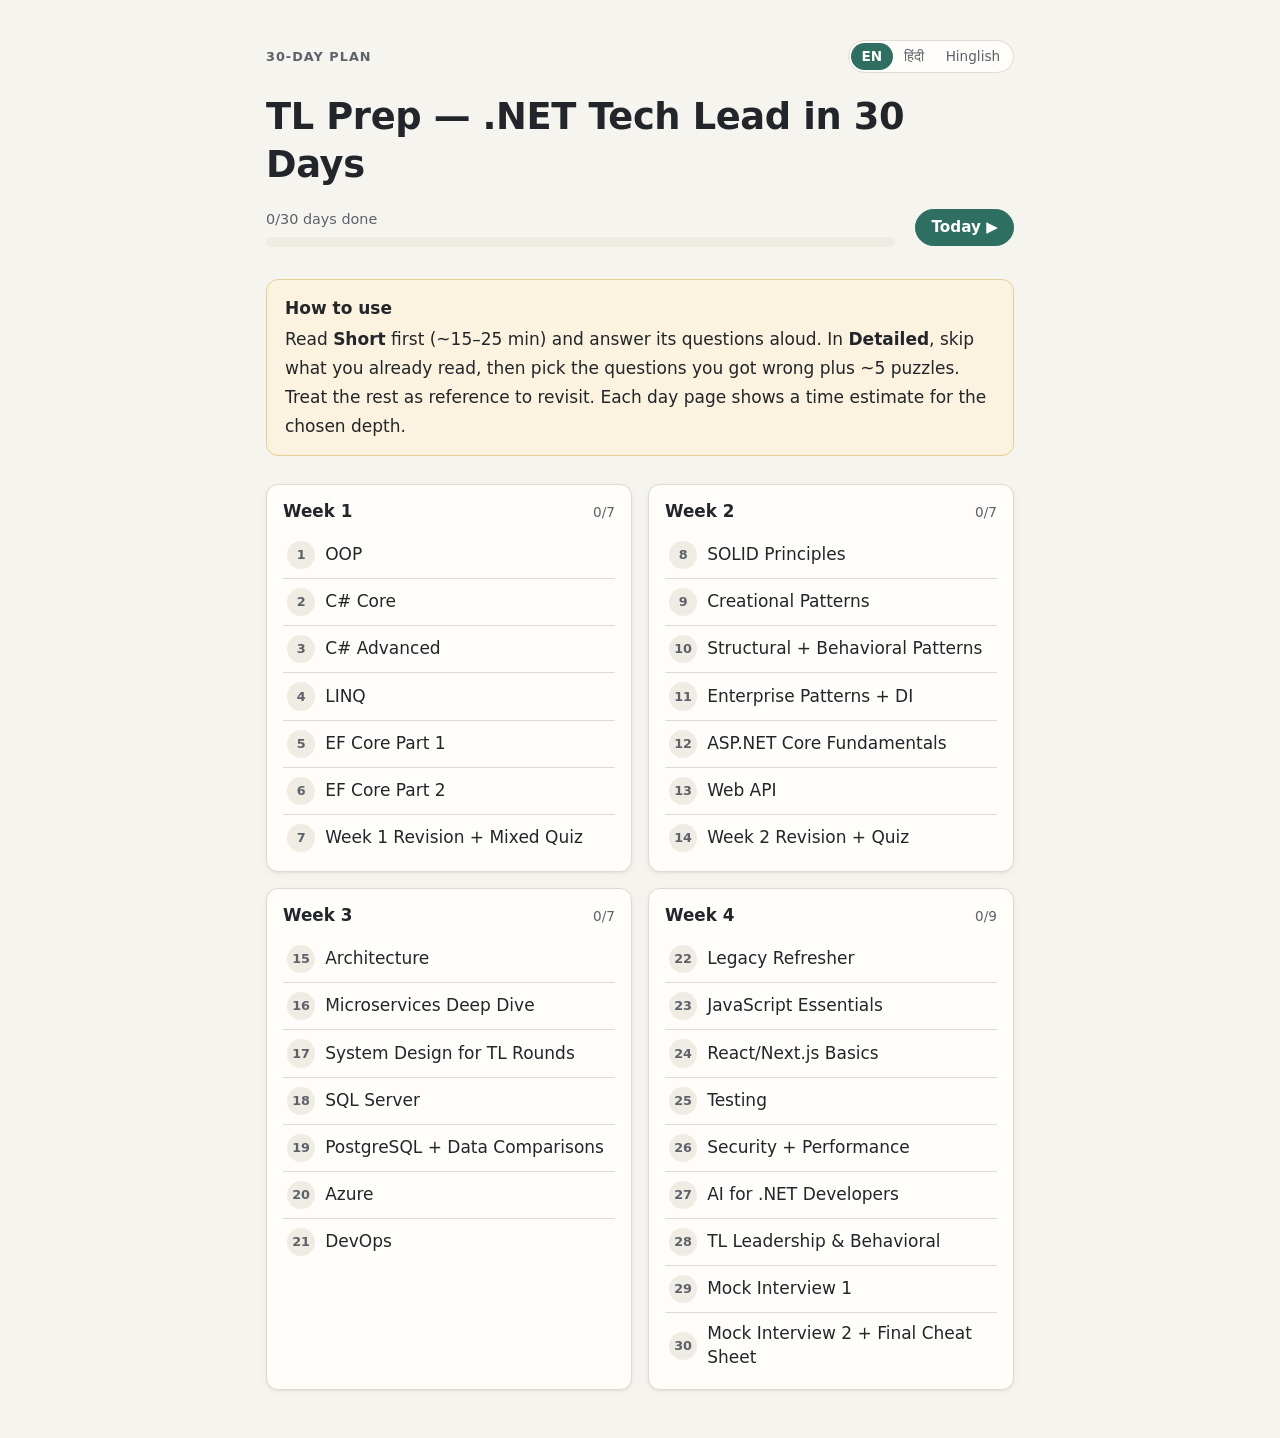
<file: tutorial/index.html>
<!doctype html>
<html lang="en">
<head>
  <meta charset="utf-8">
  <meta name="viewport" content="width=device-width, initial-scale=1">
  <title>TL Prep — .NET Tech Lead in 30 Days</title>
  <link rel="stylesheet" href="assets/style.css">
</head>
<body data-page="home">
  <div id="app"></div>
  <script src="content/curriculum.js"></script>
  <script src="assets/core.js"></script>
  <script src="assets/app.js"></script>
</body>
</html>
</file>
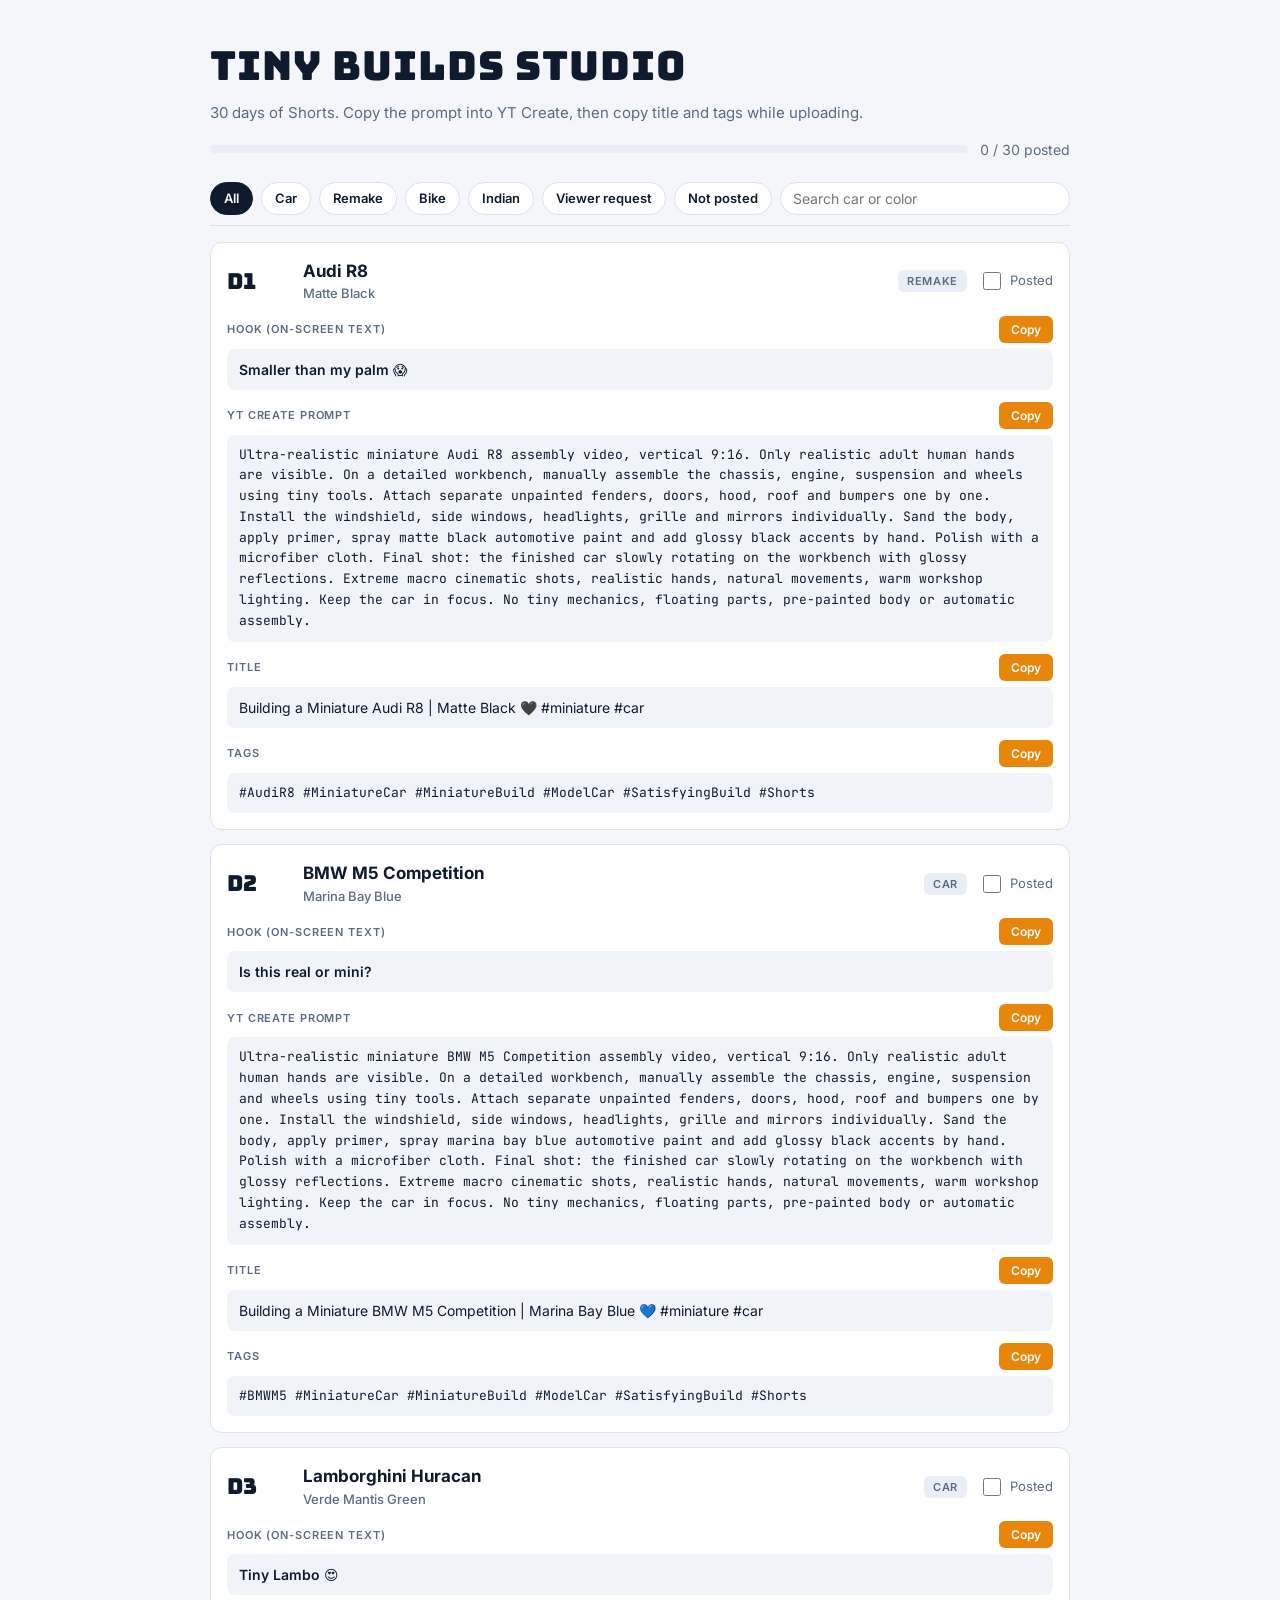
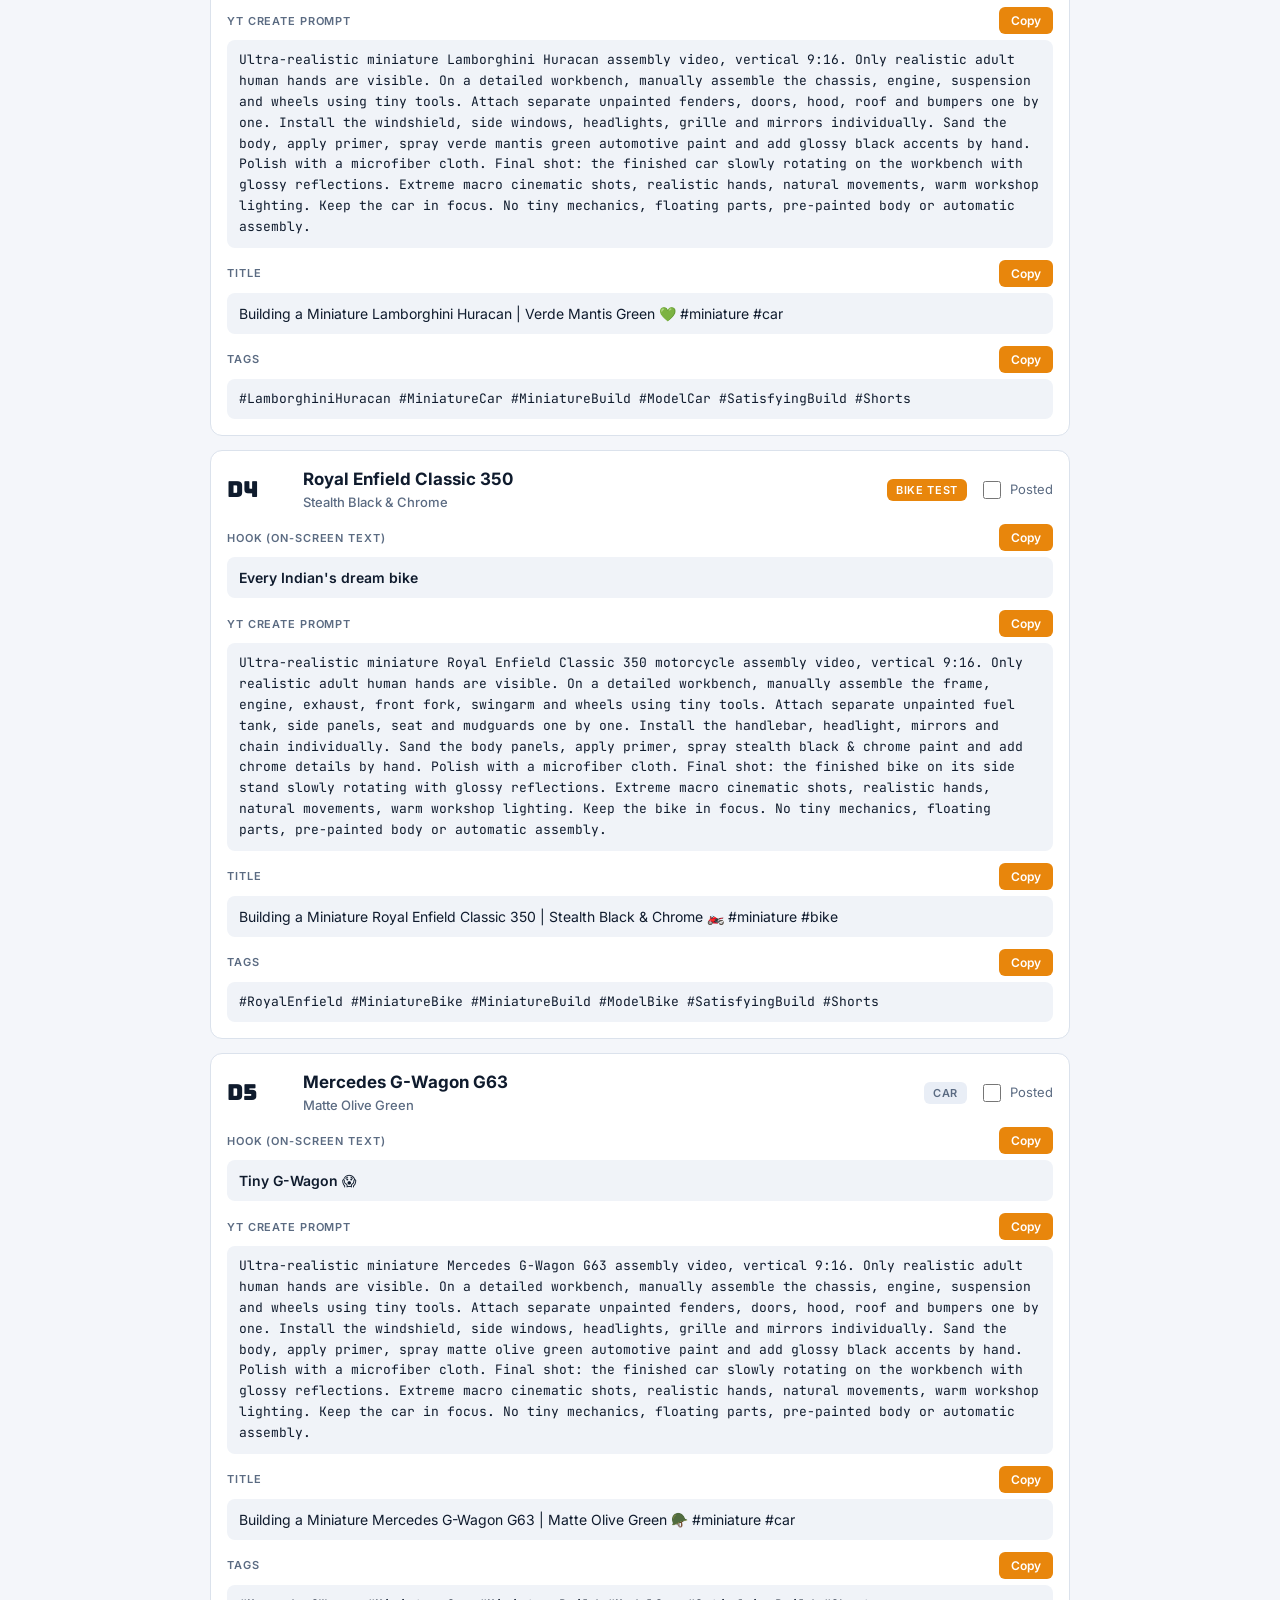
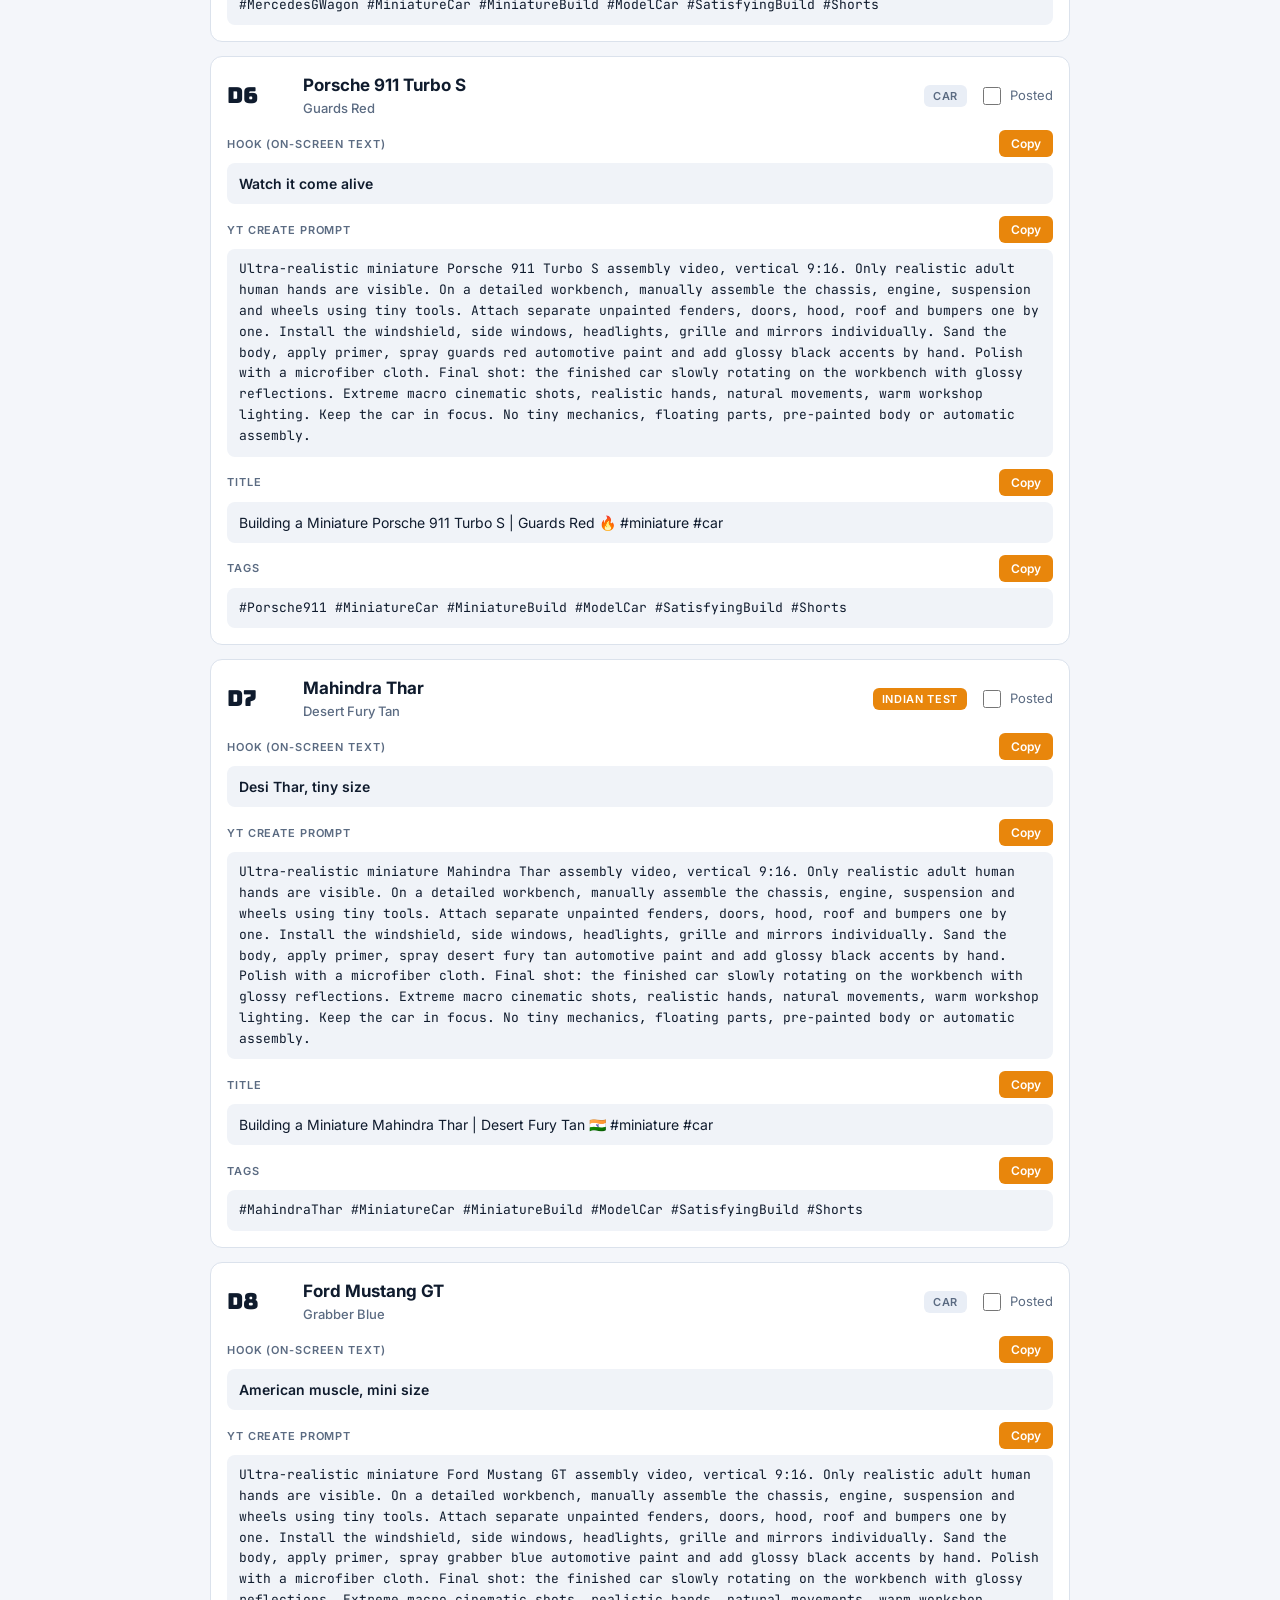
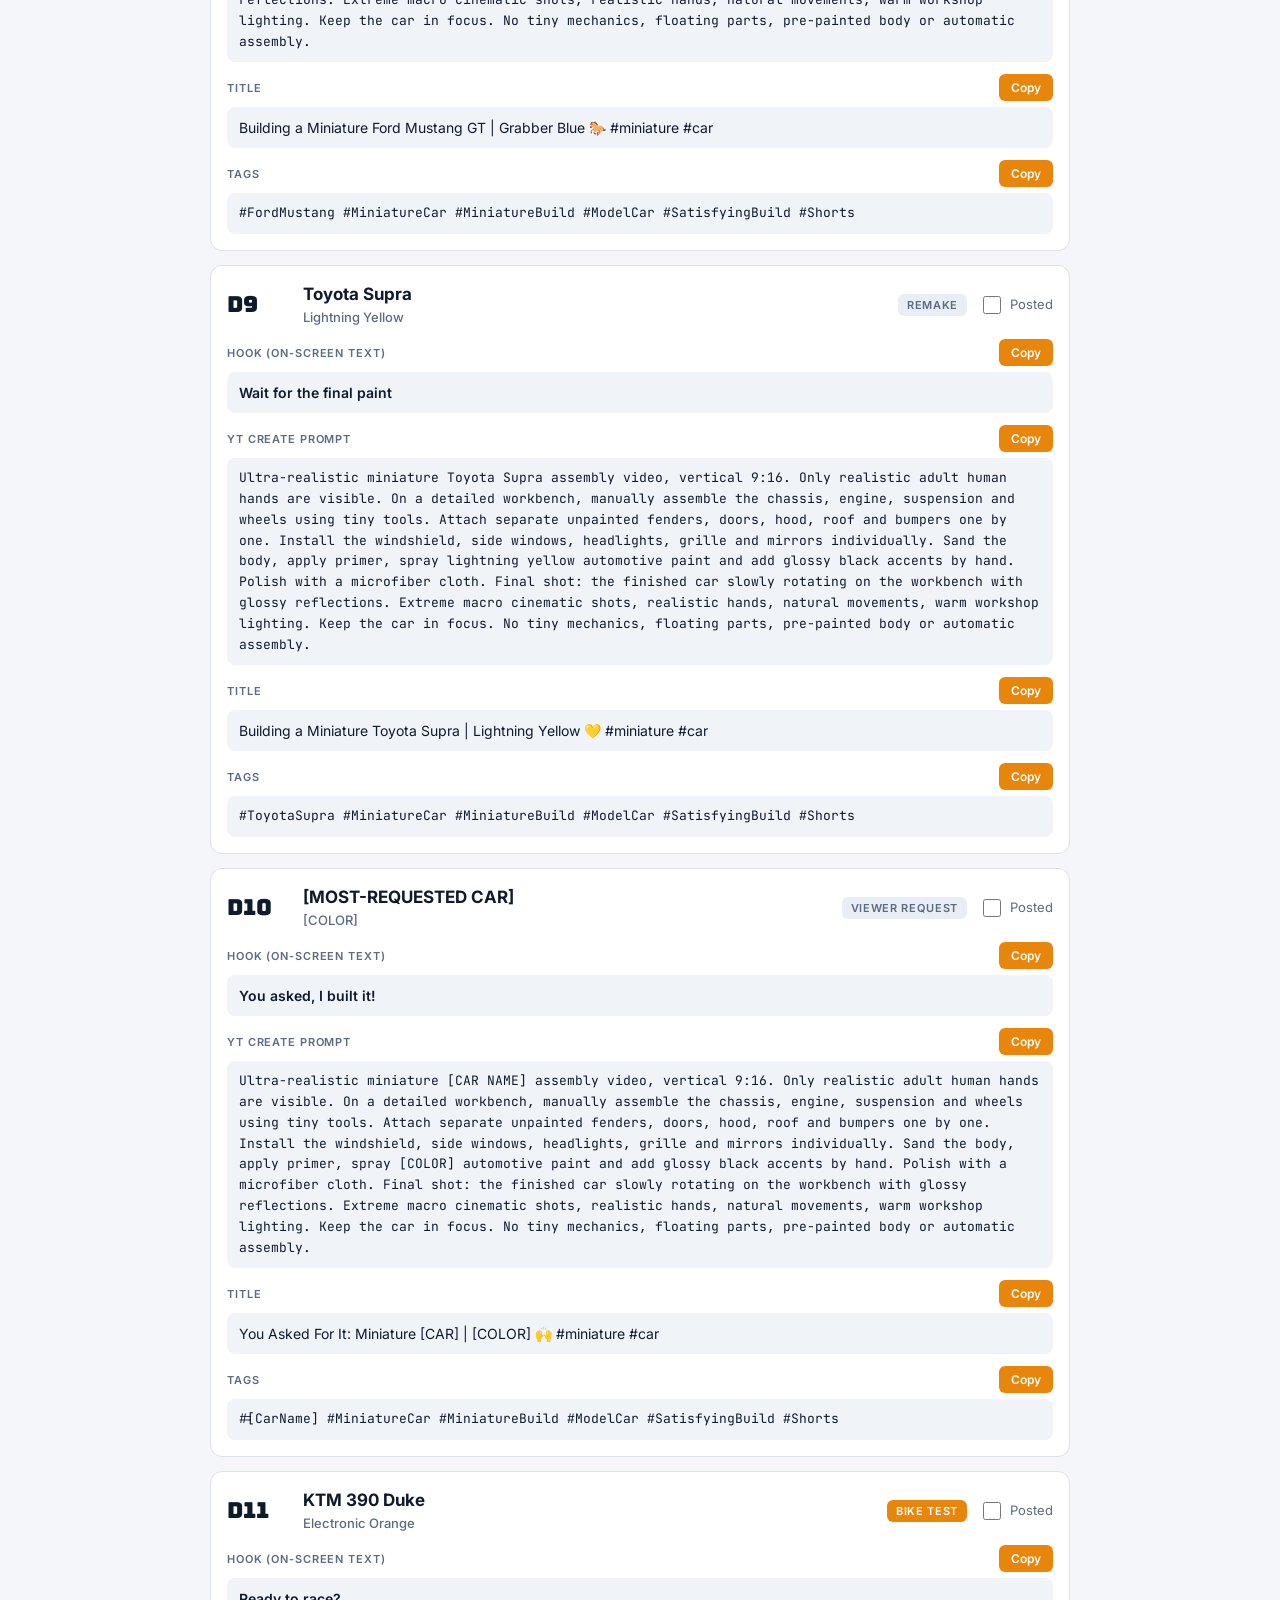
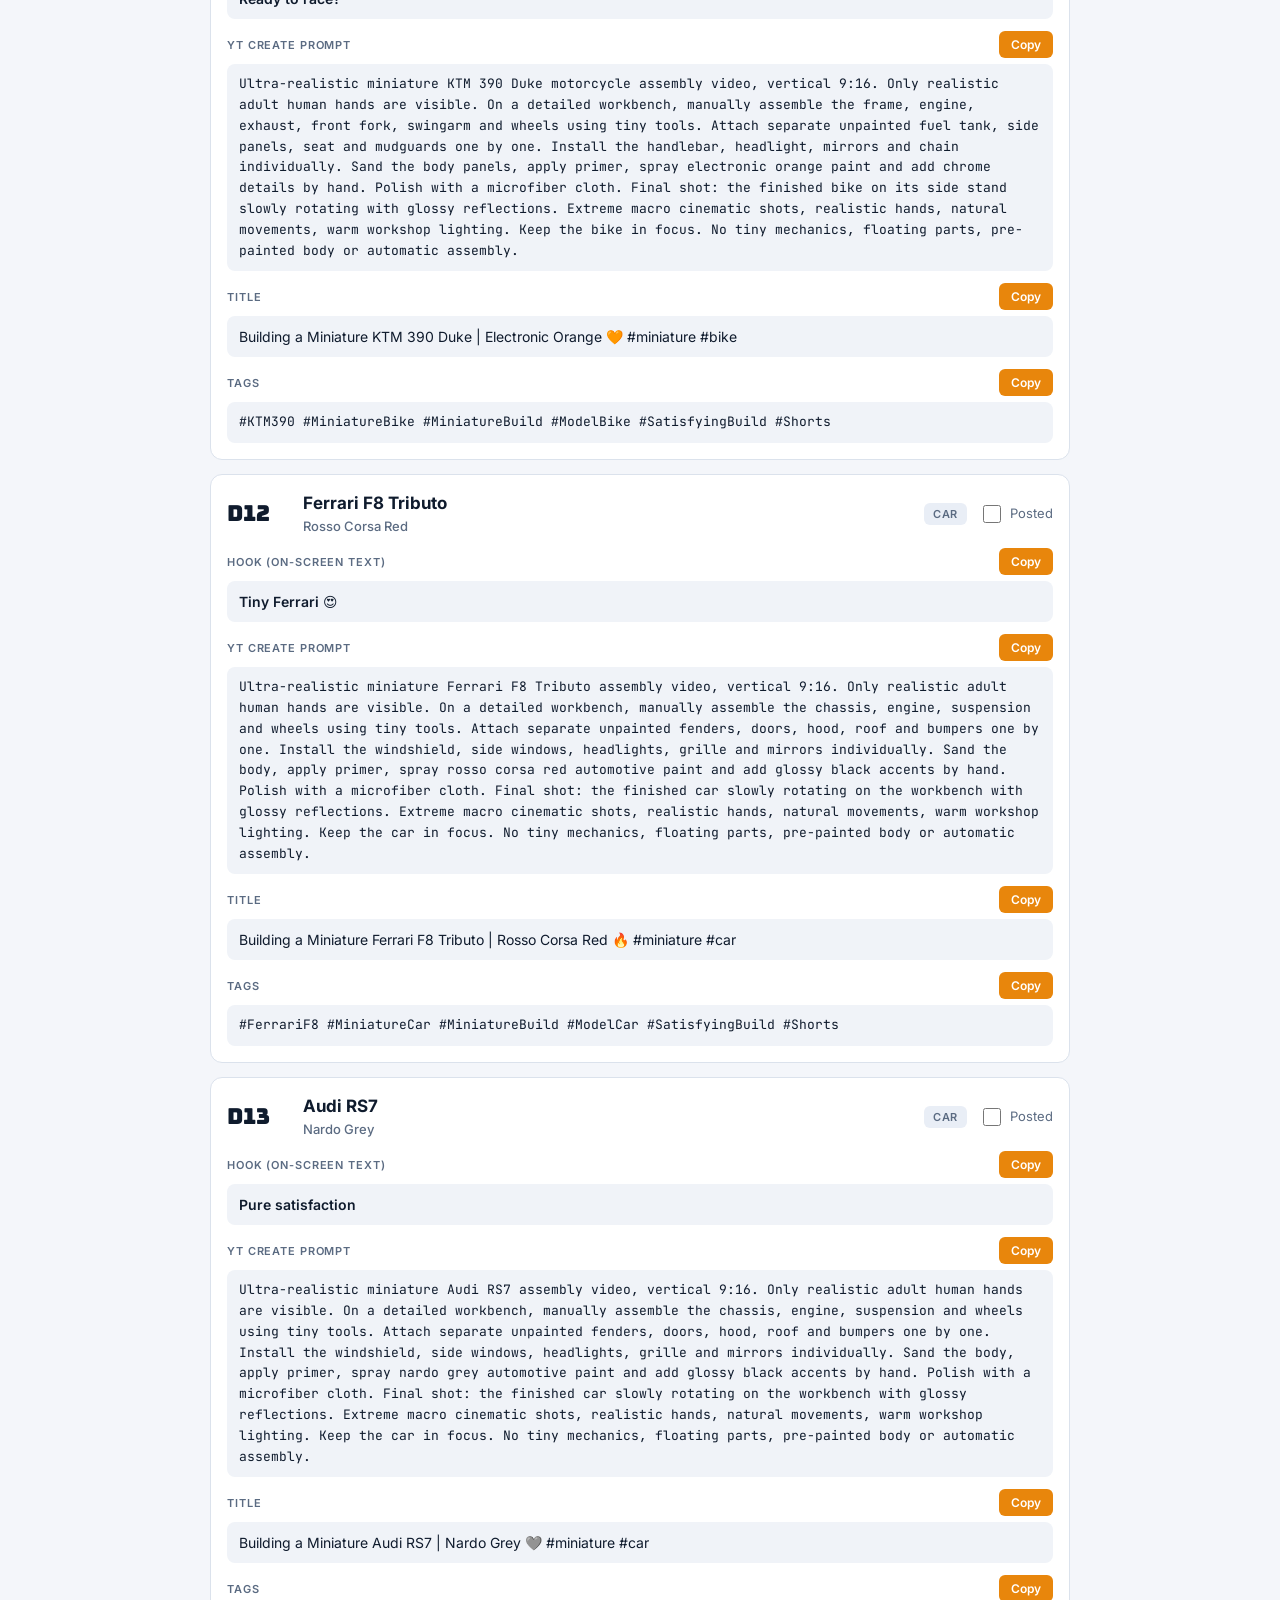
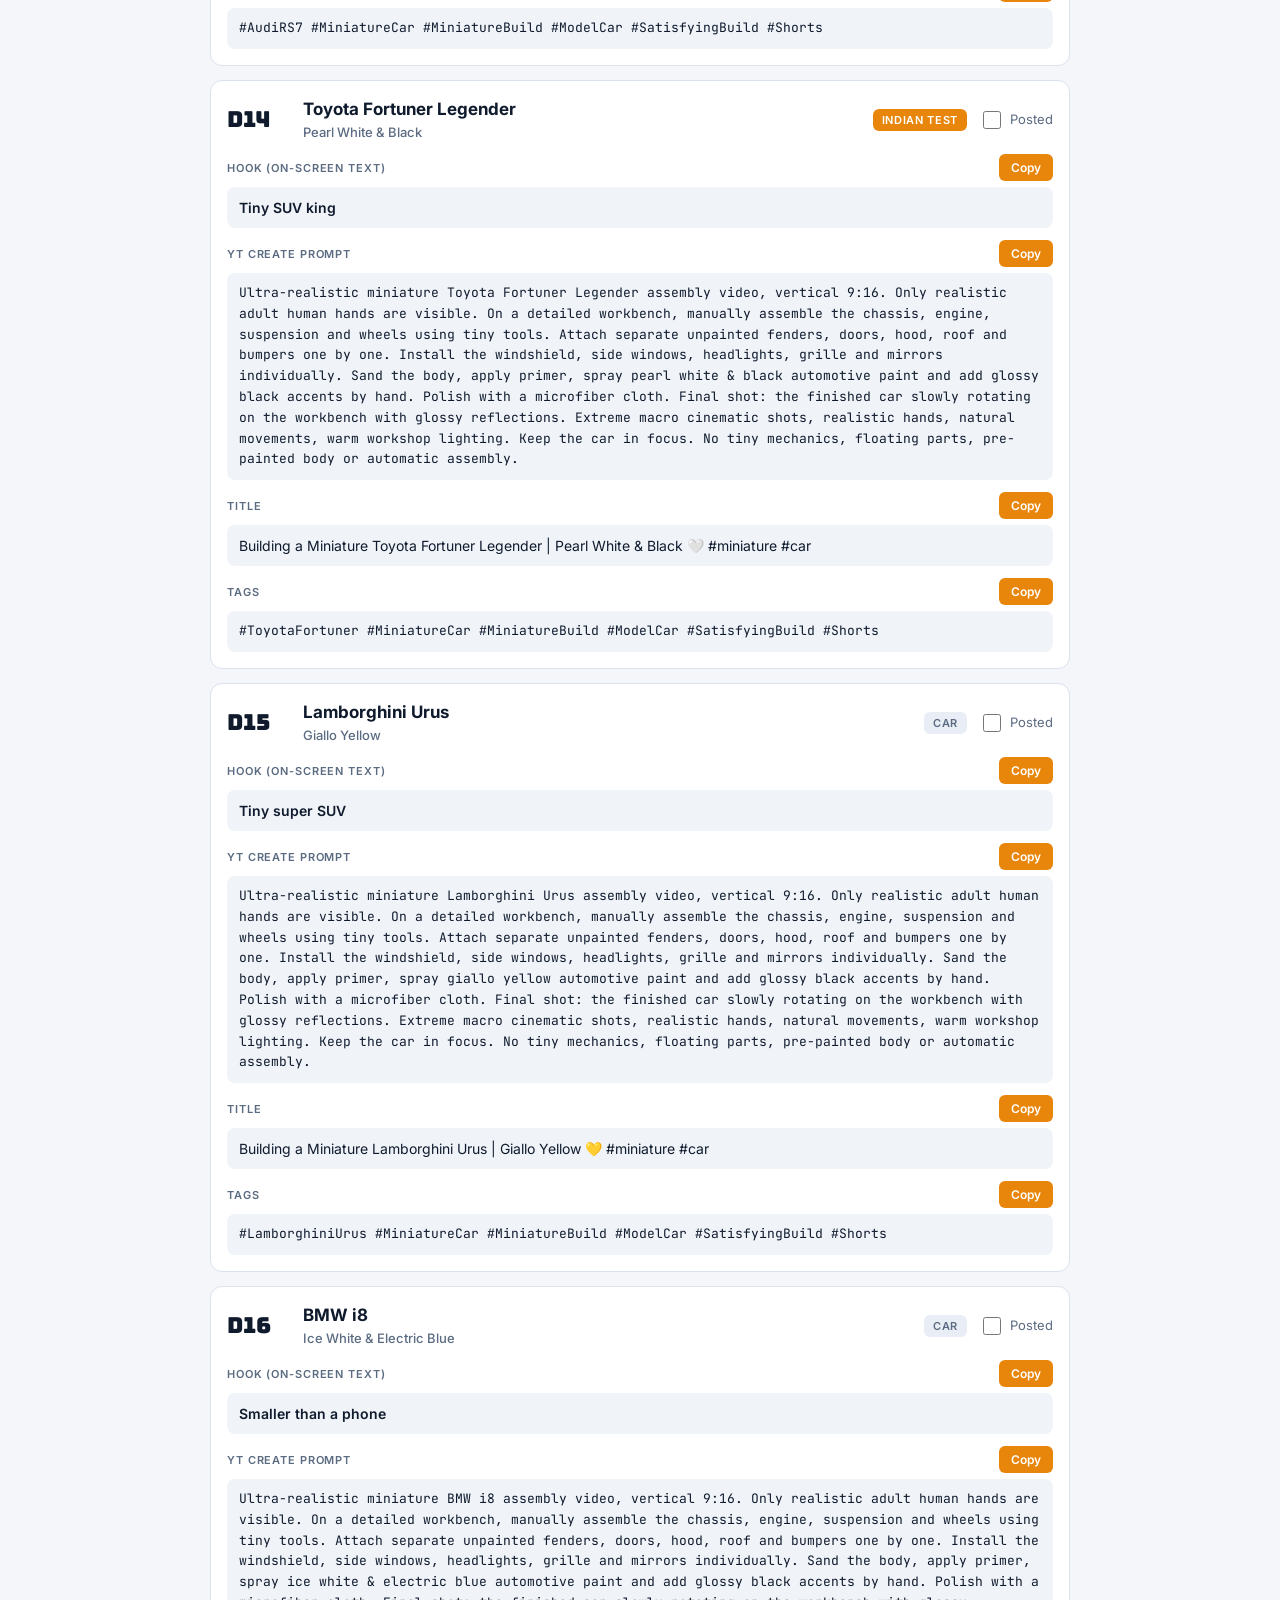
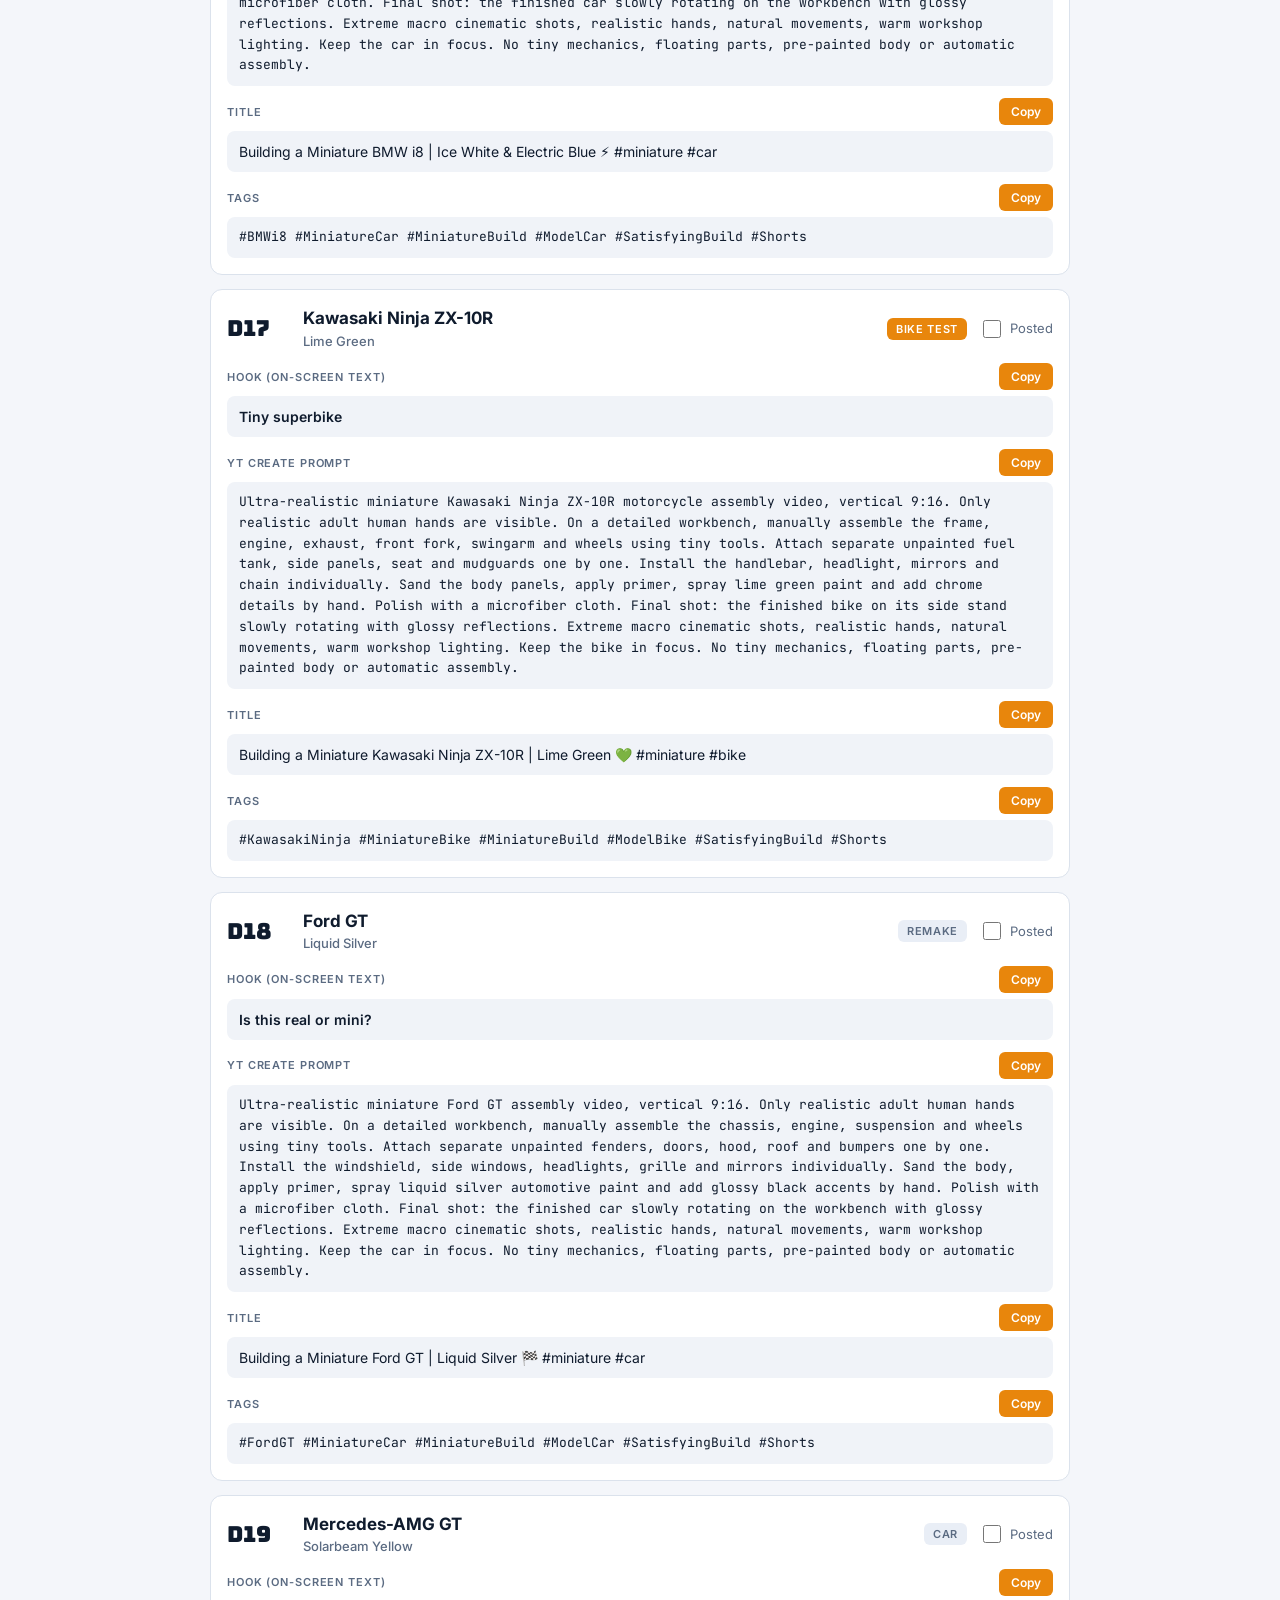
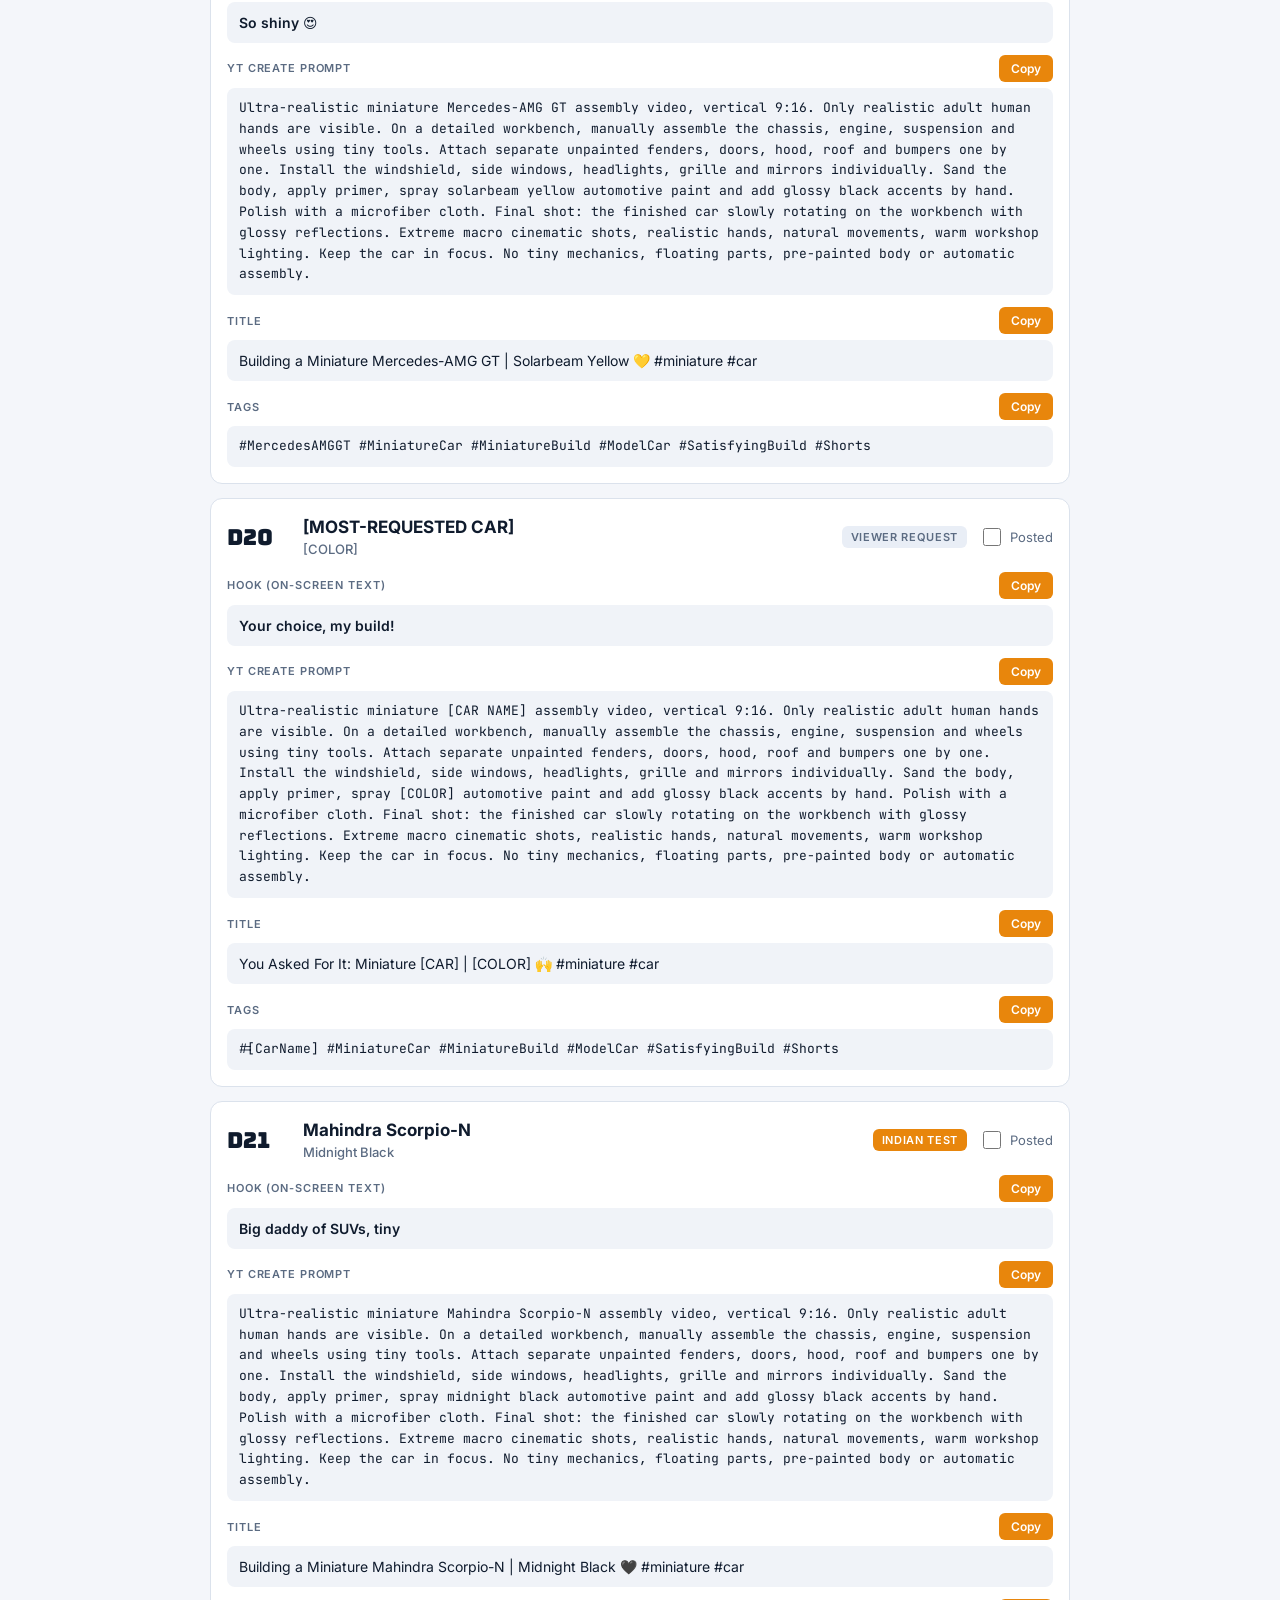
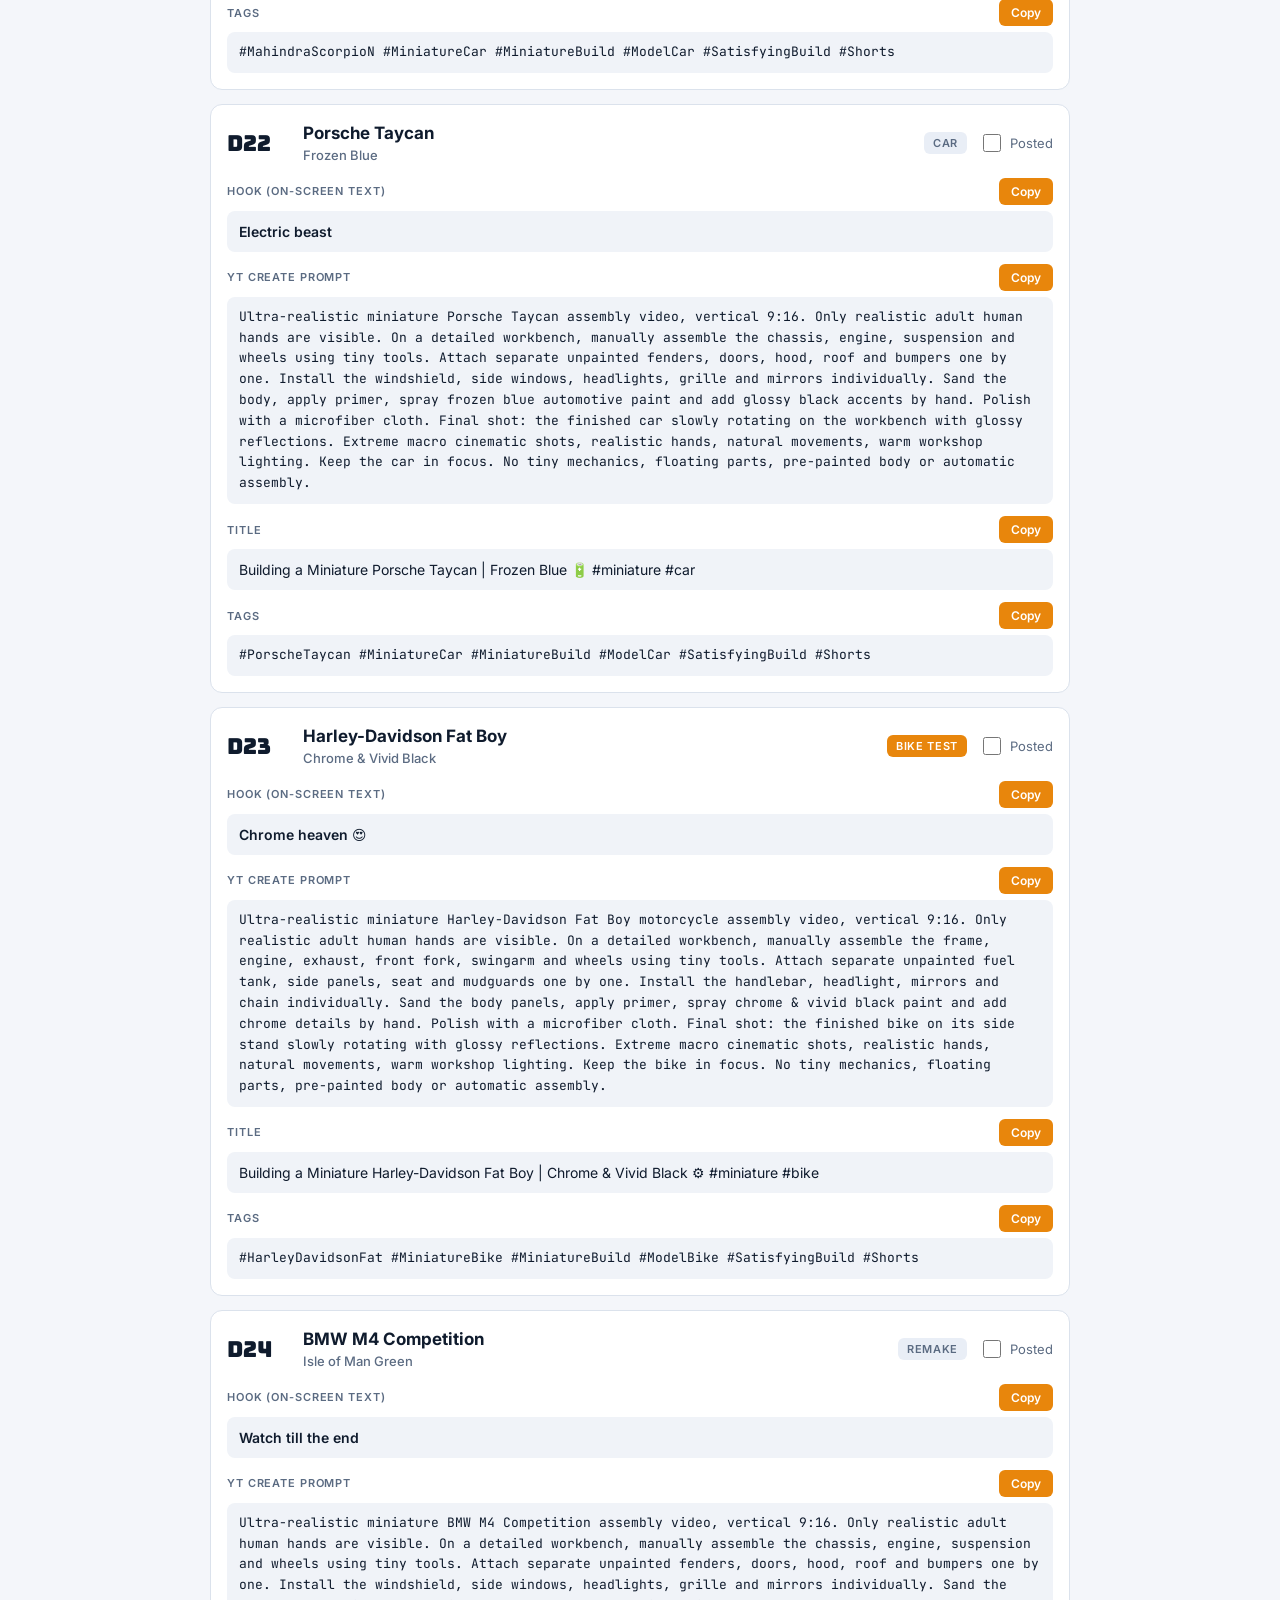
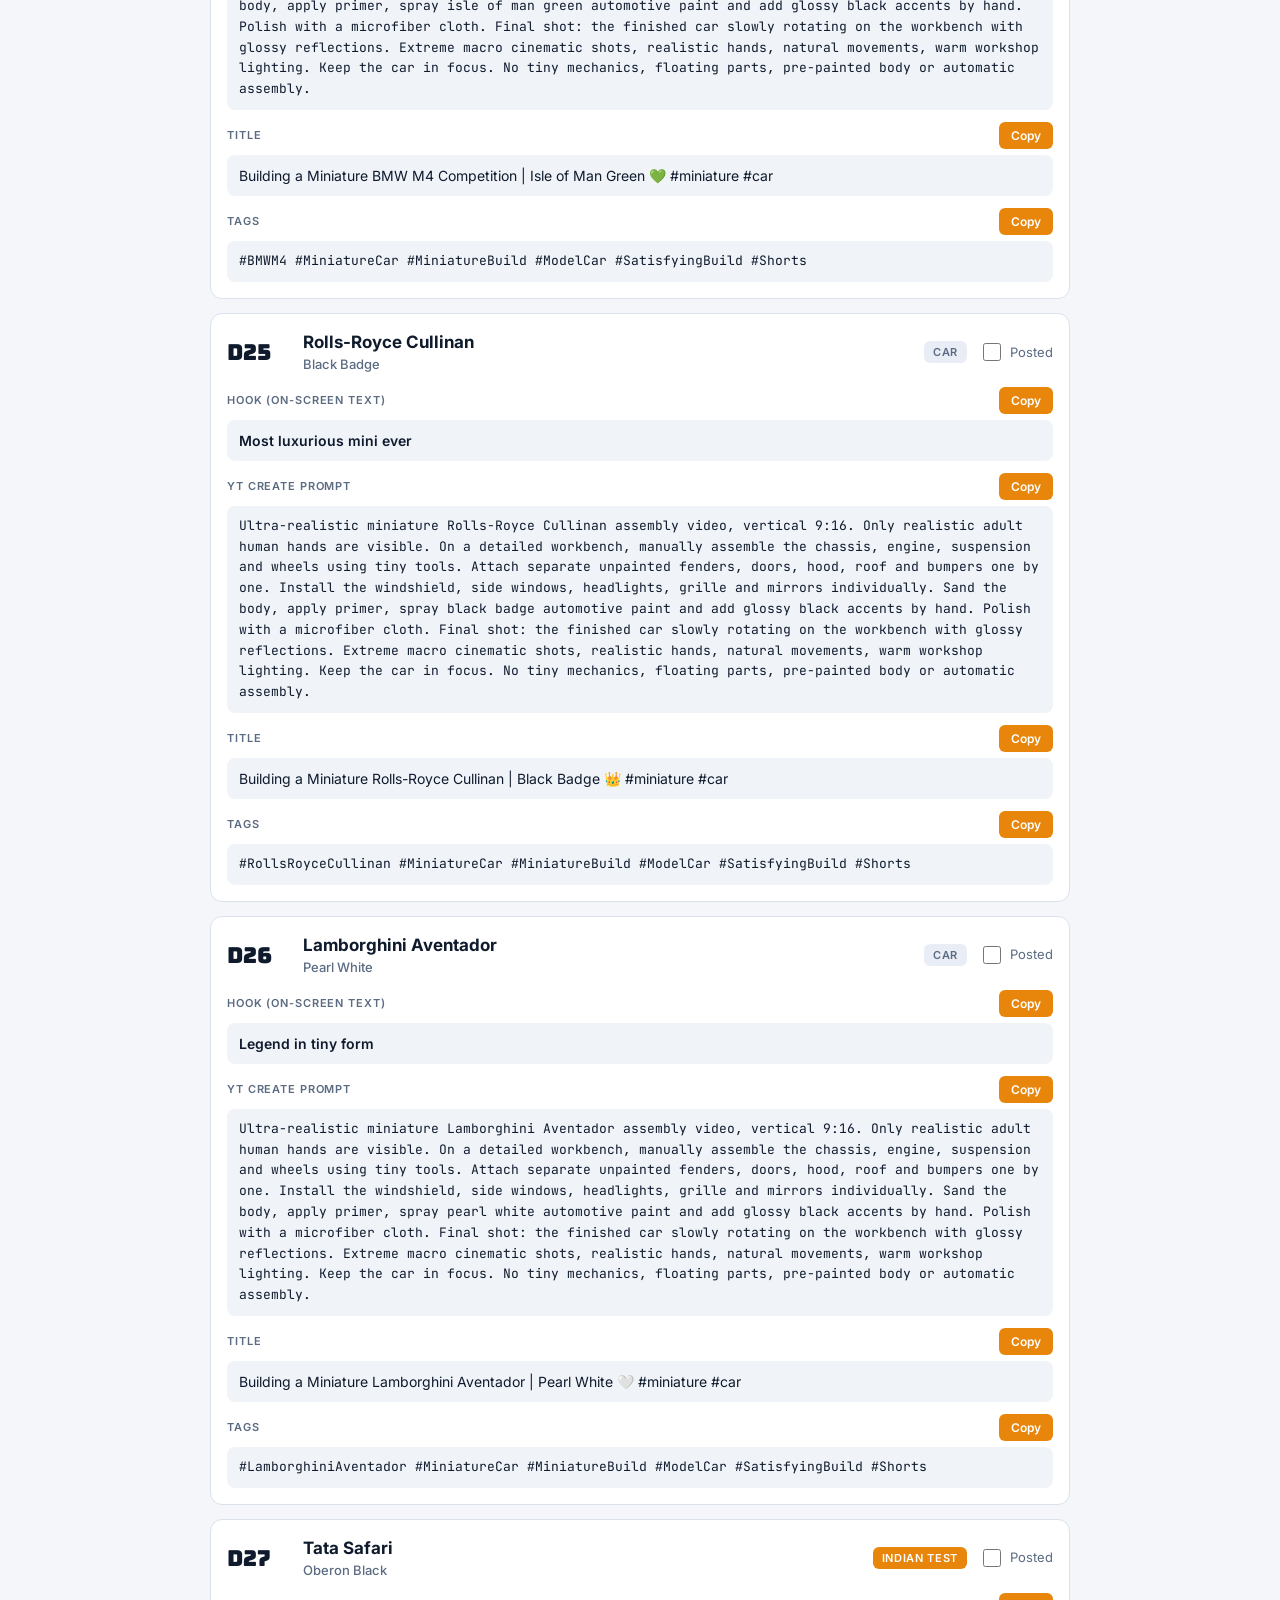
<file: ytprompts.html>
<!doctype html>
<html lang="en">
<head>
<meta charset="utf-8">
<meta name="viewport" content="width=device-width, initial-scale=1, viewport-fit=cover">
<meta name="robots" content="noindex">
<link rel="icon" href="ytprompts-logo.png">
<title>Tiny Builds Studio Prompts</title>
<meta name="claude:viewport-fit-sides" content="cover">
<link rel="stylesheet" href="https://fonts.googleapis.com/css2?family=Bungee&family=Inter:wght@400;500;600;700&family=JetBrains+Mono:wght@400;500&display=swap">
<style>
/* Layout: sticky filter bar over a single column of day cards, each card = one Short ready to copy */
:root{
  --bg:#f4f6fa; --surface:#ffffff; --fg:#0f1b2d; --muted:#5b6b82; --line:#dbe2ec;
  --accent:#e8860c; --accent-ink:#ffffff; --chip:#e9eef6; --done:#1f9d55; --code:#f0f3f8;
  --display:'Bungee',Impact,sans-serif; --body:'Inter',system-ui,sans-serif; --mono:'JetBrains Mono',ui-monospace,Consolas,monospace;
}
@media (prefers-color-scheme: dark){:root:not([data-theme="light"]){
  --bg:#0d1b2a; --surface:#14263a; --fg:#e8eef7; --muted:#93a6bf; --line:#24384f;
  --accent:#fbbf24; --accent-ink:#0d1b2a; --chip:#1c3149; --done:#4ade80; --code:#0f2033; color-scheme:dark}}
:root[data-theme="dark"]{
  --bg:#0d1b2a; --surface:#14263a; --fg:#e8eef7; --muted:#93a6bf; --line:#24384f;
  --accent:#fbbf24; --accent-ink:#0d1b2a; --chip:#1c3149; --done:#4ade80; --code:#0f2033; color-scheme:dark}
*{box-sizing:border-box}
body{background:var(--bg);color:var(--fg);font-family:var(--body);font-size:15px;line-height:1.5;
  padding-left:max(16px,env(safe-area-inset-left,0px));padding-right:max(16px,env(safe-area-inset-right,0px));padding-block:0 48px}
.wrap{max-width:860px;margin:0 auto}
header{padding-block:28px 12px}
h1{font-family:var(--display);font-weight:400;font-size:clamp(26px,6vw,40px);margin:0;letter-spacing:1px;text-wrap:balance}
.sub{color:var(--muted);margin:6px 0 0}
.progress{margin-top:14px;display:flex;align-items:center;gap:12px;font-variant-numeric:tabular-nums;color:var(--muted);font-size:14px}
.bar{flex:1;height:8px;background:var(--chip);border-radius:8px;overflow:hidden}
.bar i{display:block;height:100%;width:0;background:var(--done);transition:width .3s}
body::before{content:"";position:fixed;inset:0 0 auto;height:env(safe-area-inset-top,0px);z-index:10;background:var(--bg)}
.filters{position:sticky;top:env(safe-area-inset-top,0px);z-index:5;background:var(--bg);padding-block:10px;display:flex;flex-wrap:wrap;gap:8px;border-bottom:1px solid var(--line)}
.filters button{font:600 13px var(--body);border:1px solid var(--line);background:var(--surface);color:var(--fg);padding:7px 13px;border-radius:999px;cursor:pointer}
.filters button[aria-pressed="true"]{background:var(--fg);color:var(--bg);border-color:var(--fg)}
.filters input{flex:1 1 160px;min-width:0;font:14px var(--body);padding:7px 12px;border-radius:999px;border:1px solid var(--line);background:var(--surface);color:var(--fg)}
.list{display:grid;gap:14px;margin-top:16px}
.card{background:var(--surface);border:1px solid var(--line);border-radius:12px;padding:16px;display:grid;gap:12px;min-width:0}
.card.is-done{opacity:.6}
.top{display:flex;align-items:center;gap:12px;flex-wrap:wrap}
.day{font-family:var(--display);font-size:22px;min-width:64px}
.veh{font-weight:700;font-size:17px;flex:1;min-width:0}
.veh small{display:block;font-weight:500;color:var(--muted);font-size:13px}
.chip{font:600 11px var(--body);text-transform:uppercase;letter-spacing:.06em;padding:4px 9px;border-radius:6px;background:var(--chip);color:var(--muted)}
.chip.test{background:var(--accent);color:var(--accent-ink)}
.done{display:flex;align-items:center;gap:6px;font-size:13px;color:var(--muted);cursor:pointer}
.done input{width:18px;height:18px;accent-color:var(--done)}
.field{display:grid;gap:6px;min-width:0}
.lbl{display:flex;justify-content:space-between;align-items:center;gap:8px}
.lbl span{font:600 11px var(--body);text-transform:uppercase;letter-spacing:.08em;color:var(--muted)}
.val{background:var(--code);border-radius:8px;padding:10px 12px;font-size:14px;overflow-wrap:anywhere;user-select:all}
.val.mono{font-family:var(--mono);font-size:13px;line-height:1.6}
.hook{font-weight:600}
.copy{font:600 12px var(--body);border:none;background:var(--accent);color:var(--accent-ink);padding:6px 12px;border-radius:6px;cursor:pointer;white-space:nowrap}
.copy:focus-visible,.filters button:focus-visible{outline:2px solid var(--fg);outline-offset:2px}
.copy.ok{background:var(--done);color:#fff}
.empty{color:var(--muted);text-align:center;padding:40px 0}
.steps{margin-top:28px;color:var(--muted);font-size:14px}
.steps ol{padding-left:20px;margin:6px 0 0}
@media (prefers-reduced-motion:reduce){.bar i{transition:none}}
</style>
</head>
<body>


<div class="wrap">
<header>
  <h1>TINY BUILDS STUDIO</h1>
  <p class="sub">30 days of Shorts. Copy the prompt into YT Create, then copy title and tags while uploading.</p>
  <div class="progress"><div class="bar"><i id="barFill"></i></div><span id="count">0 / 30 posted</span></div>
</header>

<div class="filters" role="toolbar" aria-label="Filter">
  <button data-f="all" aria-pressed="true">All</button>
  <button data-f="Car" aria-pressed="false">Car</button>
  <button data-f="Remake" aria-pressed="false">Remake</button>
  <button data-f="Bike" aria-pressed="false">Bike</button>
  <button data-f="Indian" aria-pressed="false">Indian</button>
  <button data-f="request" aria-pressed="false">Viewer request</button>
  <button data-f="todo" aria-pressed="false">Not posted</button>
  <input id="q" type="search" placeholder="Search car or color" aria-label="Search">
</div>

<div class="list" id="list"></div>

<div class="steps">
  <strong>Daily routine</strong>
  <ol>
    <li>Copy <b>Prompt</b> and paste in YT Create.</li>
    <li>In the Shorts editor, add <b>Hook</b> as text for the first 1–2 seconds.</li>
    <li>Paste <b>Title</b> and <b>Tags</b>. Related video: Audi R8. Altered content: Yes. Not made for kids.</li>
    <li>Upload <b>one video a day</b>, at a fixed time between 12 PM and 5 PM IST. Pin "Which car next? 👇", then tick <b>Posted</b>.</li>
  </ol>
  <p>Only cars people in India recognise. Rare exotics (Lotus, Lexus LFA, Aston Martin, Viper) got 10–22 views; Audi, BMW, Toyota, Ford got 1K+.</p>
  <p>"Posted" ticks are saved only in this browser.</p>
</div>
</div>

<script>
const DATA = [{"day": 1, "type": "Remake", "vehicle": "Audi R8", "color": "Matte Black", "title": "Building a Miniature Audi R8 | Matte Black 🖤 #miniature #car", "hook": "Smaller than my palm 😱", "prompt": "Ultra-realistic miniature Audi R8 assembly video, vertical 9:16. Only realistic adult human hands are visible. On a detailed workbench, manually assemble the chassis, engine, suspension and wheels using tiny tools. Attach separate unpainted fenders, doors, hood, roof and bumpers one by one. Install the windshield, side windows, headlights, grille and mirrors individually. Sand the body, apply primer, spray matte black automotive paint and add glossy black accents by hand. Polish with a microfiber cloth. Final shot: the finished car slowly rotating on the workbench with glossy reflections. Extreme macro cinematic shots, realistic hands, natural movements, warm workshop lighting. Keep the car in focus. No tiny mechanics, floating parts, pre-painted body or automatic assembly.", "tags": "#AudiR8 #MiniatureCar #MiniatureBuild #ModelCar #SatisfyingBuild #Shorts"}, {"day": 2, "type": "Car", "vehicle": "BMW M5 Competition", "color": "Marina Bay Blue", "title": "Building a Miniature BMW M5 Competition | Marina Bay Blue 💙 #miniature #car", "hook": "Is this real or mini?", "prompt": "Ultra-realistic miniature BMW M5 Competition assembly video, vertical 9:16. Only realistic adult human hands are visible. On a detailed workbench, manually assemble the chassis, engine, suspension and wheels using tiny tools. Attach separate unpainted fenders, doors, hood, roof and bumpers one by one. Install the windshield, side windows, headlights, grille and mirrors individually. Sand the body, apply primer, spray marina bay blue automotive paint and add glossy black accents by hand. Polish with a microfiber cloth. Final shot: the finished car slowly rotating on the workbench with glossy reflections. Extreme macro cinematic shots, realistic hands, natural movements, warm workshop lighting. Keep the car in focus. No tiny mechanics, floating parts, pre-painted body or automatic assembly.", "tags": "#BMWM5 #MiniatureCar #MiniatureBuild #ModelCar #SatisfyingBuild #Shorts"}, {"day": 3, "type": "Car", "vehicle": "Lamborghini Huracan", "color": "Verde Mantis Green", "title": "Building a Miniature Lamborghini Huracan | Verde Mantis Green 💚 #miniature #car", "hook": "Tiny Lambo 😍", "prompt": "Ultra-realistic miniature Lamborghini Huracan assembly video, vertical 9:16. Only realistic adult human hands are visible. On a detailed workbench, manually assemble the chassis, engine, suspension and wheels using tiny tools. Attach separate unpainted fenders, doors, hood, roof and bumpers one by one. Install the windshield, side windows, headlights, grille and mirrors individually. Sand the body, apply primer, spray verde mantis green automotive paint and add glossy black accents by hand. Polish with a microfiber cloth. Final shot: the finished car slowly rotating on the workbench with glossy reflections. Extreme macro cinematic shots, realistic hands, natural movements, warm workshop lighting. Keep the car in focus. No tiny mechanics, floating parts, pre-painted body or automatic assembly.", "tags": "#LamborghiniHuracan #MiniatureCar #MiniatureBuild #ModelCar #SatisfyingBuild #Shorts"}, {"day": 4, "type": "Bike TEST", "vehicle": "Royal Enfield Classic 350", "color": "Stealth Black & Chrome", "title": "Building a Miniature Royal Enfield Classic 350 | Stealth Black & Chrome 🏍️ #miniature #bike", "hook": "Every Indian's dream bike", "prompt": "Ultra-realistic miniature Royal Enfield Classic 350 motorcycle assembly video, vertical 9:16. Only realistic adult human hands are visible. On a detailed workbench, manually assemble the frame, engine, exhaust, front fork, swingarm and wheels using tiny tools. Attach separate unpainted fuel tank, side panels, seat and mudguards one by one. Install the handlebar, headlight, mirrors and chain individually. Sand the body panels, apply primer, spray stealth black & chrome paint and add chrome details by hand. Polish with a microfiber cloth. Final shot: the finished bike on its side stand slowly rotating with glossy reflections. Extreme macro cinematic shots, realistic hands, natural movements, warm workshop lighting. Keep the bike in focus. No tiny mechanics, floating parts, pre-painted body or automatic assembly.", "tags": "#RoyalEnfield #MiniatureBike #MiniatureBuild #ModelBike #SatisfyingBuild #Shorts"}, {"day": 5, "type": "Car", "vehicle": "Mercedes G-Wagon G63", "color": "Matte Olive Green", "title": "Building a Miniature Mercedes G-Wagon G63 | Matte Olive Green 🪖 #miniature #car", "hook": "Tiny G-Wagon 😱", "prompt": "Ultra-realistic miniature Mercedes G-Wagon G63 assembly video, vertical 9:16. Only realistic adult human hands are visible. On a detailed workbench, manually assemble the chassis, engine, suspension and wheels using tiny tools. Attach separate unpainted fenders, doors, hood, roof and bumpers one by one. Install the windshield, side windows, headlights, grille and mirrors individually. Sand the body, apply primer, spray matte olive green automotive paint and add glossy black accents by hand. Polish with a microfiber cloth. Final shot: the finished car slowly rotating on the workbench with glossy reflections. Extreme macro cinematic shots, realistic hands, natural movements, warm workshop lighting. Keep the car in focus. No tiny mechanics, floating parts, pre-painted body or automatic assembly.", "tags": "#MercedesGWagon #MiniatureCar #MiniatureBuild #ModelCar #SatisfyingBuild #Shorts"}, {"day": 6, "type": "Car", "vehicle": "Porsche 911 Turbo S", "color": "Guards Red", "title": "Building a Miniature Porsche 911 Turbo S | Guards Red 🔥 #miniature #car", "hook": "Watch it come alive", "prompt": "Ultra-realistic miniature Porsche 911 Turbo S assembly video, vertical 9:16. Only realistic adult human hands are visible. On a detailed workbench, manually assemble the chassis, engine, suspension and wheels using tiny tools. Attach separate unpainted fenders, doors, hood, roof and bumpers one by one. Install the windshield, side windows, headlights, grille and mirrors individually. Sand the body, apply primer, spray guards red automotive paint and add glossy black accents by hand. Polish with a microfiber cloth. Final shot: the finished car slowly rotating on the workbench with glossy reflections. Extreme macro cinematic shots, realistic hands, natural movements, warm workshop lighting. Keep the car in focus. No tiny mechanics, floating parts, pre-painted body or automatic assembly.", "tags": "#Porsche911 #MiniatureCar #MiniatureBuild #ModelCar #SatisfyingBuild #Shorts"}, {"day": 7, "type": "Indian TEST", "vehicle": "Mahindra Thar", "color": "Desert Fury Tan", "title": "Building a Miniature Mahindra Thar | Desert Fury Tan 🇮🇳 #miniature #car", "hook": "Desi Thar, tiny size", "prompt": "Ultra-realistic miniature Mahindra Thar assembly video, vertical 9:16. Only realistic adult human hands are visible. On a detailed workbench, manually assemble the chassis, engine, suspension and wheels using tiny tools. Attach separate unpainted fenders, doors, hood, roof and bumpers one by one. Install the windshield, side windows, headlights, grille and mirrors individually. Sand the body, apply primer, spray desert fury tan automotive paint and add glossy black accents by hand. Polish with a microfiber cloth. Final shot: the finished car slowly rotating on the workbench with glossy reflections. Extreme macro cinematic shots, realistic hands, natural movements, warm workshop lighting. Keep the car in focus. No tiny mechanics, floating parts, pre-painted body or automatic assembly.", "tags": "#MahindraThar #MiniatureCar #MiniatureBuild #ModelCar #SatisfyingBuild #Shorts"}, {"day": 8, "type": "Car", "vehicle": "Ford Mustang GT", "color": "Grabber Blue", "title": "Building a Miniature Ford Mustang GT | Grabber Blue 🐎 #miniature #car", "hook": "American muscle, mini size", "prompt": "Ultra-realistic miniature Ford Mustang GT assembly video, vertical 9:16. Only realistic adult human hands are visible. On a detailed workbench, manually assemble the chassis, engine, suspension and wheels using tiny tools. Attach separate unpainted fenders, doors, hood, roof and bumpers one by one. Install the windshield, side windows, headlights, grille and mirrors individually. Sand the body, apply primer, spray grabber blue automotive paint and add glossy black accents by hand. Polish with a microfiber cloth. Final shot: the finished car slowly rotating on the workbench with glossy reflections. Extreme macro cinematic shots, realistic hands, natural movements, warm workshop lighting. Keep the car in focus. No tiny mechanics, floating parts, pre-painted body or automatic assembly.", "tags": "#FordMustang #MiniatureCar #MiniatureBuild #ModelCar #SatisfyingBuild #Shorts"}, {"day": 9, "type": "Remake", "vehicle": "Toyota Supra", "color": "Lightning Yellow", "title": "Building a Miniature Toyota Supra | Lightning Yellow 💛 #miniature #car", "hook": "Wait for the final paint", "prompt": "Ultra-realistic miniature Toyota Supra assembly video, vertical 9:16. Only realistic adult human hands are visible. On a detailed workbench, manually assemble the chassis, engine, suspension and wheels using tiny tools. Attach separate unpainted fenders, doors, hood, roof and bumpers one by one. Install the windshield, side windows, headlights, grille and mirrors individually. Sand the body, apply primer, spray lightning yellow automotive paint and add glossy black accents by hand. Polish with a microfiber cloth. Final shot: the finished car slowly rotating on the workbench with glossy reflections. Extreme macro cinematic shots, realistic hands, natural movements, warm workshop lighting. Keep the car in focus. No tiny mechanics, floating parts, pre-painted body or automatic assembly.", "tags": "#ToyotaSupra #MiniatureCar #MiniatureBuild #ModelCar #SatisfyingBuild #Shorts"}, {"day": 10, "type": "Viewer request", "vehicle": "[MOST-REQUESTED CAR]", "color": "[COLOR]", "title": "You Asked For It: Miniature [CAR] | [COLOR] 🙌 #miniature #car", "hook": "You asked, I built it!", "prompt": "Ultra-realistic miniature [CAR NAME] assembly video, vertical 9:16. Only realistic adult human hands are visible. On a detailed workbench, manually assemble the chassis, engine, suspension and wheels using tiny tools. Attach separate unpainted fenders, doors, hood, roof and bumpers one by one. Install the windshield, side windows, headlights, grille and mirrors individually. Sand the body, apply primer, spray [COLOR] automotive paint and add glossy black accents by hand. Polish with a microfiber cloth. Final shot: the finished car slowly rotating on the workbench with glossy reflections. Extreme macro cinematic shots, realistic hands, natural movements, warm workshop lighting. Keep the car in focus. No tiny mechanics, floating parts, pre-painted body or automatic assembly.", "tags": "#[CarName] #MiniatureCar #MiniatureBuild #ModelCar #SatisfyingBuild #Shorts"}, {"day": 11, "type": "Bike TEST", "vehicle": "KTM 390 Duke", "color": "Electronic Orange", "title": "Building a Miniature KTM 390 Duke | Electronic Orange 🧡 #miniature #bike", "hook": "Ready to race?", "prompt": "Ultra-realistic miniature KTM 390 Duke motorcycle assembly video, vertical 9:16. Only realistic adult human hands are visible. On a detailed workbench, manually assemble the frame, engine, exhaust, front fork, swingarm and wheels using tiny tools. Attach separate unpainted fuel tank, side panels, seat and mudguards one by one. Install the handlebar, headlight, mirrors and chain individually. Sand the body panels, apply primer, spray electronic orange paint and add chrome details by hand. Polish with a microfiber cloth. Final shot: the finished bike on its side stand slowly rotating with glossy reflections. Extreme macro cinematic shots, realistic hands, natural movements, warm workshop lighting. Keep the bike in focus. No tiny mechanics, floating parts, pre-painted body or automatic assembly.", "tags": "#KTM390 #MiniatureBike #MiniatureBuild #ModelBike #SatisfyingBuild #Shorts"}, {"day": 12, "type": "Car", "vehicle": "Ferrari F8 Tributo", "color": "Rosso Corsa Red", "title": "Building a Miniature Ferrari F8 Tributo | Rosso Corsa Red 🔥 #miniature #car", "hook": "Tiny Ferrari 😍", "prompt": "Ultra-realistic miniature Ferrari F8 Tributo assembly video, vertical 9:16. Only realistic adult human hands are visible. On a detailed workbench, manually assemble the chassis, engine, suspension and wheels using tiny tools. Attach separate unpainted fenders, doors, hood, roof and bumpers one by one. Install the windshield, side windows, headlights, grille and mirrors individually. Sand the body, apply primer, spray rosso corsa red automotive paint and add glossy black accents by hand. Polish with a microfiber cloth. Final shot: the finished car slowly rotating on the workbench with glossy reflections. Extreme macro cinematic shots, realistic hands, natural movements, warm workshop lighting. Keep the car in focus. No tiny mechanics, floating parts, pre-painted body or automatic assembly.", "tags": "#FerrariF8 #MiniatureCar #MiniatureBuild #ModelCar #SatisfyingBuild #Shorts"}, {"day": 13, "type": "Car", "vehicle": "Audi RS7", "color": "Nardo Grey", "title": "Building a Miniature Audi RS7 | Nardo Grey 🩶 #miniature #car", "hook": "Pure satisfaction", "prompt": "Ultra-realistic miniature Audi RS7 assembly video, vertical 9:16. Only realistic adult human hands are visible. On a detailed workbench, manually assemble the chassis, engine, suspension and wheels using tiny tools. Attach separate unpainted fenders, doors, hood, roof and bumpers one by one. Install the windshield, side windows, headlights, grille and mirrors individually. Sand the body, apply primer, spray nardo grey automotive paint and add glossy black accents by hand. Polish with a microfiber cloth. Final shot: the finished car slowly rotating on the workbench with glossy reflections. Extreme macro cinematic shots, realistic hands, natural movements, warm workshop lighting. Keep the car in focus. No tiny mechanics, floating parts, pre-painted body or automatic assembly.", "tags": "#AudiRS7 #MiniatureCar #MiniatureBuild #ModelCar #SatisfyingBuild #Shorts"}, {"day": 14, "type": "Indian TEST", "vehicle": "Toyota Fortuner Legender", "color": "Pearl White & Black", "title": "Building a Miniature Toyota Fortuner Legender | Pearl White & Black 🤍 #miniature #car", "hook": "Tiny SUV king", "prompt": "Ultra-realistic miniature Toyota Fortuner Legender assembly video, vertical 9:16. Only realistic adult human hands are visible. On a detailed workbench, manually assemble the chassis, engine, suspension and wheels using tiny tools. Attach separate unpainted fenders, doors, hood, roof and bumpers one by one. Install the windshield, side windows, headlights, grille and mirrors individually. Sand the body, apply primer, spray pearl white & black automotive paint and add glossy black accents by hand. Polish with a microfiber cloth. Final shot: the finished car slowly rotating on the workbench with glossy reflections. Extreme macro cinematic shots, realistic hands, natural movements, warm workshop lighting. Keep the car in focus. No tiny mechanics, floating parts, pre-painted body or automatic assembly.", "tags": "#ToyotaFortuner #MiniatureCar #MiniatureBuild #ModelCar #SatisfyingBuild #Shorts"}, {"day": 15, "type": "Car", "vehicle": "Lamborghini Urus", "color": "Giallo Yellow", "title": "Building a Miniature Lamborghini Urus | Giallo Yellow 💛 #miniature #car", "hook": "Tiny super SUV", "prompt": "Ultra-realistic miniature Lamborghini Urus assembly video, vertical 9:16. Only realistic adult human hands are visible. On a detailed workbench, manually assemble the chassis, engine, suspension and wheels using tiny tools. Attach separate unpainted fenders, doors, hood, roof and bumpers one by one. Install the windshield, side windows, headlights, grille and mirrors individually. Sand the body, apply primer, spray giallo yellow automotive paint and add glossy black accents by hand. Polish with a microfiber cloth. Final shot: the finished car slowly rotating on the workbench with glossy reflections. Extreme macro cinematic shots, realistic hands, natural movements, warm workshop lighting. Keep the car in focus. No tiny mechanics, floating parts, pre-painted body or automatic assembly.", "tags": "#LamborghiniUrus #MiniatureCar #MiniatureBuild #ModelCar #SatisfyingBuild #Shorts"}, {"day": 16, "type": "Car", "vehicle": "BMW i8", "color": "Ice White & Electric Blue", "title": "Building a Miniature BMW i8 | Ice White & Electric Blue ⚡ #miniature #car", "hook": "Smaller than a phone", "prompt": "Ultra-realistic miniature BMW i8 assembly video, vertical 9:16. Only realistic adult human hands are visible. On a detailed workbench, manually assemble the chassis, engine, suspension and wheels using tiny tools. Attach separate unpainted fenders, doors, hood, roof and bumpers one by one. Install the windshield, side windows, headlights, grille and mirrors individually. Sand the body, apply primer, spray ice white & electric blue automotive paint and add glossy black accents by hand. Polish with a microfiber cloth. Final shot: the finished car slowly rotating on the workbench with glossy reflections. Extreme macro cinematic shots, realistic hands, natural movements, warm workshop lighting. Keep the car in focus. No tiny mechanics, floating parts, pre-painted body or automatic assembly.", "tags": "#BMWi8 #MiniatureCar #MiniatureBuild #ModelCar #SatisfyingBuild #Shorts"}, {"day": 17, "type": "Bike TEST", "vehicle": "Kawasaki Ninja ZX-10R", "color": "Lime Green", "title": "Building a Miniature Kawasaki Ninja ZX-10R | Lime Green 💚 #miniature #bike", "hook": "Tiny superbike", "prompt": "Ultra-realistic miniature Kawasaki Ninja ZX-10R motorcycle assembly video, vertical 9:16. Only realistic adult human hands are visible. On a detailed workbench, manually assemble the frame, engine, exhaust, front fork, swingarm and wheels using tiny tools. Attach separate unpainted fuel tank, side panels, seat and mudguards one by one. Install the handlebar, headlight, mirrors and chain individually. Sand the body panels, apply primer, spray lime green paint and add chrome details by hand. Polish with a microfiber cloth. Final shot: the finished bike on its side stand slowly rotating with glossy reflections. Extreme macro cinematic shots, realistic hands, natural movements, warm workshop lighting. Keep the bike in focus. No tiny mechanics, floating parts, pre-painted body or automatic assembly.", "tags": "#KawasakiNinja #MiniatureBike #MiniatureBuild #ModelBike #SatisfyingBuild #Shorts"}, {"day": 18, "type": "Remake", "vehicle": "Ford GT", "color": "Liquid Silver", "title": "Building a Miniature Ford GT | Liquid Silver 🏁 #miniature #car", "hook": "Is this real or mini?", "prompt": "Ultra-realistic miniature Ford GT assembly video, vertical 9:16. Only realistic adult human hands are visible. On a detailed workbench, manually assemble the chassis, engine, suspension and wheels using tiny tools. Attach separate unpainted fenders, doors, hood, roof and bumpers one by one. Install the windshield, side windows, headlights, grille and mirrors individually. Sand the body, apply primer, spray liquid silver automotive paint and add glossy black accents by hand. Polish with a microfiber cloth. Final shot: the finished car slowly rotating on the workbench with glossy reflections. Extreme macro cinematic shots, realistic hands, natural movements, warm workshop lighting. Keep the car in focus. No tiny mechanics, floating parts, pre-painted body or automatic assembly.", "tags": "#FordGT #MiniatureCar #MiniatureBuild #ModelCar #SatisfyingBuild #Shorts"}, {"day": 19, "type": "Car", "vehicle": "Mercedes-AMG GT", "color": "Solarbeam Yellow", "title": "Building a Miniature Mercedes-AMG GT | Solarbeam Yellow 💛 #miniature #car", "hook": "So shiny 😍", "prompt": "Ultra-realistic miniature Mercedes-AMG GT assembly video, vertical 9:16. Only realistic adult human hands are visible. On a detailed workbench, manually assemble the chassis, engine, suspension and wheels using tiny tools. Attach separate unpainted fenders, doors, hood, roof and bumpers one by one. Install the windshield, side windows, headlights, grille and mirrors individually. Sand the body, apply primer, spray solarbeam yellow automotive paint and add glossy black accents by hand. Polish with a microfiber cloth. Final shot: the finished car slowly rotating on the workbench with glossy reflections. Extreme macro cinematic shots, realistic hands, natural movements, warm workshop lighting. Keep the car in focus. No tiny mechanics, floating parts, pre-painted body or automatic assembly.", "tags": "#MercedesAMGGT #MiniatureCar #MiniatureBuild #ModelCar #SatisfyingBuild #Shorts"}, {"day": 20, "type": "Viewer request", "vehicle": "[MOST-REQUESTED CAR]", "color": "[COLOR]", "title": "You Asked For It: Miniature [CAR] | [COLOR] 🙌 #miniature #car", "hook": "Your choice, my build!", "prompt": "Ultra-realistic miniature [CAR NAME] assembly video, vertical 9:16. Only realistic adult human hands are visible. On a detailed workbench, manually assemble the chassis, engine, suspension and wheels using tiny tools. Attach separate unpainted fenders, doors, hood, roof and bumpers one by one. Install the windshield, side windows, headlights, grille and mirrors individually. Sand the body, apply primer, spray [COLOR] automotive paint and add glossy black accents by hand. Polish with a microfiber cloth. Final shot: the finished car slowly rotating on the workbench with glossy reflections. Extreme macro cinematic shots, realistic hands, natural movements, warm workshop lighting. Keep the car in focus. No tiny mechanics, floating parts, pre-painted body or automatic assembly.", "tags": "#[CarName] #MiniatureCar #MiniatureBuild #ModelCar #SatisfyingBuild #Shorts"}, {"day": 21, "type": "Indian TEST", "vehicle": "Mahindra Scorpio-N", "color": "Midnight Black", "title": "Building a Miniature Mahindra Scorpio-N | Midnight Black 🖤 #miniature #car", "hook": "Big daddy of SUVs, tiny", "prompt": "Ultra-realistic miniature Mahindra Scorpio-N assembly video, vertical 9:16. Only realistic adult human hands are visible. On a detailed workbench, manually assemble the chassis, engine, suspension and wheels using tiny tools. Attach separate unpainted fenders, doors, hood, roof and bumpers one by one. Install the windshield, side windows, headlights, grille and mirrors individually. Sand the body, apply primer, spray midnight black automotive paint and add glossy black accents by hand. Polish with a microfiber cloth. Final shot: the finished car slowly rotating on the workbench with glossy reflections. Extreme macro cinematic shots, realistic hands, natural movements, warm workshop lighting. Keep the car in focus. No tiny mechanics, floating parts, pre-painted body or automatic assembly.", "tags": "#MahindraScorpioN #MiniatureCar #MiniatureBuild #ModelCar #SatisfyingBuild #Shorts"}, {"day": 22, "type": "Car", "vehicle": "Porsche Taycan", "color": "Frozen Blue", "title": "Building a Miniature Porsche Taycan | Frozen Blue 🔋 #miniature #car", "hook": "Electric beast", "prompt": "Ultra-realistic miniature Porsche Taycan assembly video, vertical 9:16. Only realistic adult human hands are visible. On a detailed workbench, manually assemble the chassis, engine, suspension and wheels using tiny tools. Attach separate unpainted fenders, doors, hood, roof and bumpers one by one. Install the windshield, side windows, headlights, grille and mirrors individually. Sand the body, apply primer, spray frozen blue automotive paint and add glossy black accents by hand. Polish with a microfiber cloth. Final shot: the finished car slowly rotating on the workbench with glossy reflections. Extreme macro cinematic shots, realistic hands, natural movements, warm workshop lighting. Keep the car in focus. No tiny mechanics, floating parts, pre-painted body or automatic assembly.", "tags": "#PorscheTaycan #MiniatureCar #MiniatureBuild #ModelCar #SatisfyingBuild #Shorts"}, {"day": 23, "type": "Bike TEST", "vehicle": "Harley-Davidson Fat Boy", "color": "Chrome & Vivid Black", "title": "Building a Miniature Harley-Davidson Fat Boy | Chrome & Vivid Black ⚙️ #miniature #bike", "hook": "Chrome heaven 😍", "prompt": "Ultra-realistic miniature Harley-Davidson Fat Boy motorcycle assembly video, vertical 9:16. Only realistic adult human hands are visible. On a detailed workbench, manually assemble the frame, engine, exhaust, front fork, swingarm and wheels using tiny tools. Attach separate unpainted fuel tank, side panels, seat and mudguards one by one. Install the handlebar, headlight, mirrors and chain individually. Sand the body panels, apply primer, spray chrome & vivid black paint and add chrome details by hand. Polish with a microfiber cloth. Final shot: the finished bike on its side stand slowly rotating with glossy reflections. Extreme macro cinematic shots, realistic hands, natural movements, warm workshop lighting. Keep the bike in focus. No tiny mechanics, floating parts, pre-painted body or automatic assembly.", "tags": "#HarleyDavidsonFat #MiniatureBike #MiniatureBuild #ModelBike #SatisfyingBuild #Shorts"}, {"day": 24, "type": "Remake", "vehicle": "BMW M4 Competition", "color": "Isle of Man Green", "title": "Building a Miniature BMW M4 Competition | Isle of Man Green 💚 #miniature #car", "hook": "Watch till the end", "prompt": "Ultra-realistic miniature BMW M4 Competition assembly video, vertical 9:16. Only realistic adult human hands are visible. On a detailed workbench, manually assemble the chassis, engine, suspension and wheels using tiny tools. Attach separate unpainted fenders, doors, hood, roof and bumpers one by one. Install the windshield, side windows, headlights, grille and mirrors individually. Sand the body, apply primer, spray isle of man green automotive paint and add glossy black accents by hand. Polish with a microfiber cloth. Final shot: the finished car slowly rotating on the workbench with glossy reflections. Extreme macro cinematic shots, realistic hands, natural movements, warm workshop lighting. Keep the car in focus. No tiny mechanics, floating parts, pre-painted body or automatic assembly.", "tags": "#BMWM4 #MiniatureCar #MiniatureBuild #ModelCar #SatisfyingBuild #Shorts"}, {"day": 25, "type": "Car", "vehicle": "Rolls-Royce Cullinan", "color": "Black Badge", "title": "Building a Miniature Rolls-Royce Cullinan | Black Badge 👑 #miniature #car", "hook": "Most luxurious mini ever", "prompt": "Ultra-realistic miniature Rolls-Royce Cullinan assembly video, vertical 9:16. Only realistic adult human hands are visible. On a detailed workbench, manually assemble the chassis, engine, suspension and wheels using tiny tools. Attach separate unpainted fenders, doors, hood, roof and bumpers one by one. Install the windshield, side windows, headlights, grille and mirrors individually. Sand the body, apply primer, spray black badge automotive paint and add glossy black accents by hand. Polish with a microfiber cloth. Final shot: the finished car slowly rotating on the workbench with glossy reflections. Extreme macro cinematic shots, realistic hands, natural movements, warm workshop lighting. Keep the car in focus. No tiny mechanics, floating parts, pre-painted body or automatic assembly.", "tags": "#RollsRoyceCullinan #MiniatureCar #MiniatureBuild #ModelCar #SatisfyingBuild #Shorts"}, {"day": 26, "type": "Car", "vehicle": "Lamborghini Aventador", "color": "Pearl White", "title": "Building a Miniature Lamborghini Aventador | Pearl White 🤍 #miniature #car", "hook": "Legend in tiny form", "prompt": "Ultra-realistic miniature Lamborghini Aventador assembly video, vertical 9:16. Only realistic adult human hands are visible. On a detailed workbench, manually assemble the chassis, engine, suspension and wheels using tiny tools. Attach separate unpainted fenders, doors, hood, roof and bumpers one by one. Install the windshield, side windows, headlights, grille and mirrors individually. Sand the body, apply primer, spray pearl white automotive paint and add glossy black accents by hand. Polish with a microfiber cloth. Final shot: the finished car slowly rotating on the workbench with glossy reflections. Extreme macro cinematic shots, realistic hands, natural movements, warm workshop lighting. Keep the car in focus. No tiny mechanics, floating parts, pre-painted body or automatic assembly.", "tags": "#LamborghiniAventador #MiniatureCar #MiniatureBuild #ModelCar #SatisfyingBuild #Shorts"}, {"day": 27, "type": "Indian TEST", "vehicle": "Tata Safari", "color": "Oberon Black", "title": "Building a Miniature Tata Safari | Oberon Black 🖤 #miniature #car", "hook": "Desi SUV, tiny size", "prompt": "Ultra-realistic miniature Tata Safari assembly video, vertical 9:16. Only realistic adult human hands are visible. On a detailed workbench, manually assemble the chassis, engine, suspension and wheels using tiny tools. Attach separate unpainted fenders, doors, hood, roof and bumpers one by one. Install the windshield, side windows, headlights, grille and mirrors individually. Sand the body, apply primer, spray oberon black automotive paint and add glossy black accents by hand. Polish with a microfiber cloth. Final shot: the finished car slowly rotating on the workbench with glossy reflections. Extreme macro cinematic shots, realistic hands, natural movements, warm workshop lighting. Keep the car in focus. No tiny mechanics, floating parts, pre-painted body or automatic assembly.", "tags": "#TataSafari #MiniatureCar #MiniatureBuild #ModelCar #SatisfyingBuild #Shorts"}, {"day": 28, "type": "Bike TEST", "vehicle": "Yamaha R15", "color": "Racing Blue", "title": "Building a Miniature Yamaha R15 | Racing Blue 💙 #miniature #bike", "hook": "Every college boy's dream", "prompt": "Ultra-realistic miniature Yamaha R15 motorcycle assembly video, vertical 9:16. Only realistic adult human hands are visible. On a detailed workbench, manually assemble the frame, engine, exhaust, front fork, swingarm and wheels using tiny tools. Attach separate unpainted fuel tank, side panels, seat and mudguards one by one. Install the handlebar, headlight, mirrors and chain individually. Sand the body panels, apply primer, spray racing blue paint and add chrome details by hand. Polish with a microfiber cloth. Final shot: the finished bike on its side stand slowly rotating with glossy reflections. Extreme macro cinematic shots, realistic hands, natural movements, warm workshop lighting. Keep the bike in focus. No tiny mechanics, floating parts, pre-painted body or automatic assembly.", "tags": "#YamahaR15 #MiniatureBike #MiniatureBuild #ModelBike #SatisfyingBuild #Shorts"}, {"day": 29, "type": "Car", "vehicle": "Range Rover Sport", "color": "Santorini Black", "title": "Building a Miniature Range Rover Sport | Santorini Black 🖤 #miniature #car", "hook": "Tiny luxury SUV", "prompt": "Ultra-realistic miniature Range Rover Sport assembly video, vertical 9:16. Only realistic adult human hands are visible. On a detailed workbench, manually assemble the chassis, engine, suspension and wheels using tiny tools. Attach separate unpainted fenders, doors, hood, roof and bumpers one by one. Install the windshield, side windows, headlights, grille and mirrors individually. Sand the body, apply primer, spray santorini black automotive paint and add glossy black accents by hand. Polish with a microfiber cloth. Final shot: the finished car slowly rotating on the workbench with glossy reflections. Extreme macro cinematic shots, realistic hands, natural movements, warm workshop lighting. Keep the car in focus. No tiny mechanics, floating parts, pre-painted body or automatic assembly.", "tags": "#RangeRover #MiniatureCar #MiniatureBuild #ModelCar #SatisfyingBuild #Shorts"}, {"day": 30, "type": "Viewer request", "vehicle": "[MOST-REQUESTED CAR]", "color": "[COLOR]", "title": "You Asked For It: Miniature [CAR] | [COLOR] 🙌 #miniature #car", "hook": "You asked for it!", "prompt": "Ultra-realistic miniature [CAR NAME] assembly video, vertical 9:16. Only realistic adult human hands are visible. On a detailed workbench, manually assemble the chassis, engine, suspension and wheels using tiny tools. Attach separate unpainted fenders, doors, hood, roof and bumpers one by one. Install the windshield, side windows, headlights, grille and mirrors individually. Sand the body, apply primer, spray [COLOR] automotive paint and add glossy black accents by hand. Polish with a microfiber cloth. Final shot: the finished car slowly rotating on the workbench with glossy reflections. Extreme macro cinematic shots, realistic hands, natural movements, warm workshop lighting. Keep the car in focus. No tiny mechanics, floating parts, pre-painted body or automatic assembly.", "tags": "#[CarName] #MiniatureCar #MiniatureBuild #ModelCar #SatisfyingBuild #Shorts"}];
const KEY='tbs-posted-v2';
let posted={}; try{posted=JSON.parse(localStorage.getItem(KEY)||'{}')}catch(e){}
function save(){try{localStorage.setItem(KEY,JSON.stringify(posted))}catch(e){}}
let filter='all', q='';
const esc=s=>String(s).replace(/[&<>"]/g,c=>({'&':'&amp;','<':'&lt;','>':'&gt;','"':'&quot;'}[c]));
function field(label,text,cls,id){
  return `<div class="field"><div class="lbl"><span>${label}</span><button class="copy" data-copy="${id}">Copy</button></div><div class="val ${cls}" id="${id}">${esc(text)}</div></div>`;
}
function render(){
  const list=document.getElementById('list');
  const rows=DATA.filter(r=>{
    if(filter==='todo'&&posted[r.day])return false;
    if(filter!=='all'&&filter!=='todo'&&!r.type.toLowerCase().includes(filter.toLowerCase()))return false;
    if(q&&!(r.vehicle+' '+r.color+' '+r.title).toLowerCase().includes(q))return false;
    return true;});
  list.innerHTML=rows.length?rows.map(r=>`
   <article class="card ${posted[r.day]?'is-done':''}">
    <div class="top">
      <div class="day">D${r.day}</div>
      <div class="veh">${esc(r.vehicle)}<small>${esc(r.color)}</small></div>
      <span class="chip ${/TEST/.test(r.type)?'test':''}">${esc(r.type)}</span>
      <label class="done"><input type="checkbox" id="p${r.day}" data-day="${r.day}" ${posted[r.day]?'checked':''}>Posted</label>
    </div>
    ${field('Hook (on-screen text)',r.hook,'hook','h'+r.day)}
    ${field('YT Create prompt',r.prompt,'mono','pr'+r.day)}
    ${field('Title',r.title,'','t'+r.day)}
    ${field('Tags',r.tags,'mono','tg'+r.day)}
   </article>`).join(''):'<p class="empty">No videos match. Clear the search or pick another filter.</p>';
  const n=Object.values(posted).filter(Boolean).length;
  document.getElementById('count').textContent=`${n} / ${DATA.length} posted`;
  document.getElementById('barFill').style.width=(n/DATA.length*100)+'%';
}
document.addEventListener('click',e=>{
  const b=e.target.closest('.copy'); if(b){
    const el=document.getElementById(b.dataset.copy); const text=el.textContent;
    const ok=()=>{b.textContent='Copied';b.classList.add('ok');setTimeout(()=>{b.textContent='Copy';b.classList.remove('ok')},1500)};
    const fallback=()=>{const r=document.createRange();r.selectNodeContents(el);const s=getSelection();s.removeAllRanges();s.addRange(r);b.textContent='Selected, press Ctrl+C';};
    try{navigator.clipboard.writeText(text).then(ok,fallback)}catch(err){fallback()}
    return;}
  const f=e.target.closest('.filters button'); if(f){
    filter=f.dataset.f; document.querySelectorAll('.filters button').forEach(x=>x.setAttribute('aria-pressed',x===f));render();}
});
document.addEventListener('change',e=>{const d=e.target.dataset?.day; if(d){posted[d]=e.target.checked;save();render();}});
document.getElementById('q').addEventListener('input',e=>{q=e.target.value.trim().toLowerCase();render();});
render();
</script>

</body>
</html>
</file>
<file: tutorial/assets/style.css>
/* TL Prep — calm study UI. Tokens on :root; dark via prefers-color-scheme or [data-theme]. */
:root {
  --bg: #f6f4ef;
  --surface: #fffdf9;
  --surface-2: #efece4;
  --text: #22252a;
  --muted: #5d6169;
  --faint: #8a8d93;
  --border: #e0dbd0;
  --accent: #2f6f62;
  --accent-text: #ffffff;
  --accent-soft: #e1eee9;
  --done: #2f7d4f;
  --note-bg: #fbf3df;
  --note-border: #e6cf96;
  --warn-bg: #fdf0ec;
  --warn-border: #e8b4a4;
  --bad: #b3261e;
  --code-bg: #f1eee7;
  --code-text: #24292f;
  --tok-comment: #6e7781;
  --tok-keyword: #8a3ffc;
  --tok-string: #0a6b3d;
  --tok-number: #b35900;
  --tok-type: #0b5cad;
  --tok-func: #8c4b00;
  --shadow: 0 1px 2px rgba(40, 35, 25, .06), 0 2px 8px rgba(40, 35, 25, .04);
  --radius: 12px;
  --font: system-ui, -apple-system, "Segoe UI", Roboto, "Nirmala UI", "Mangal", "Noto Sans Devanagari", sans-serif;
  --mono: ui-monospace, "Cascadia Code", "Cascadia Mono", Consolas, "Liberation Mono", monospace;
  color-scheme: light;
}

@media (prefers-color-scheme: dark) {
  :root:not([data-theme="light"]) {
    --bg: #15171b;
    --surface: #1c1f24;
    --surface-2: #262a30;
    --text: #e7e5e0;
    --muted: #a7aab0;
    --faint: #7c8087;
    --border: #30343b;
    --accent: #6cc2ad;
    --accent-text: #0f1a17;
    --accent-soft: #1f332e;
    --done: #6fcf8f;
    --note-bg: #2a2518;
    --note-border: #5a4b25;
    --warn-bg: #2c1d19;
    --warn-border: #6b3a2e;
    --bad: #ff8a80;
    --code-bg: #111317;
    --code-text: #dcdfe4;
    --tok-comment: #7f8892;
    --tok-keyword: #c49bff;
    --tok-string: #8fd6a4;
    --tok-number: #f2b26b;
    --tok-type: #7cb8ff;
    --tok-func: #f0c674;
    --shadow: none;
    color-scheme: dark;
  }
}

:root[data-theme="dark"] {
  --bg: #15171b;
  --surface: #1c1f24;
  --surface-2: #262a30;
  --text: #e7e5e0;
  --muted: #a7aab0;
  --faint: #7c8087;
  --border: #30343b;
  --accent: #6cc2ad;
  --accent-text: #0f1a17;
  --accent-soft: #1f332e;
  --done: #6fcf8f;
  --note-bg: #2a2518;
  --note-border: #5a4b25;
  --warn-bg: #2c1d19;
  --warn-border: #6b3a2e;
  --bad: #ff8a80;
  --code-bg: #111317;
  --code-text: #dcdfe4;
  --tok-comment: #7f8892;
  --tok-keyword: #c49bff;
  --tok-string: #8fd6a4;
  --tok-number: #f2b26b;
  --tok-type: #7cb8ff;
  --tok-func: #f0c674;
  --shadow: none;
  color-scheme: dark;
}

*, *::before, *::after { box-sizing: border-box; }

html { -webkit-text-size-adjust: 100%; }

body {
  margin: 0;
  background: var(--bg);
  color: var(--text);
  font-family: var(--font);
  font-size: 17px;
  line-height: 1.7;
  overflow-wrap: break-word;
}

a { color: var(--accent); }
code { font-family: var(--mono); font-size: .9em; background: var(--surface-2); padding: .1em .35em; border-radius: 5px; }
pre code { background: none; padding: 0; border-radius: 0; font-size: inherit; }
ul { padding-left: 1.3em; }
li + li { margin-top: .25em; }
h1, h2, h3 { line-height: 1.3; margin: 0; }

:focus-visible { outline: 2px solid var(--accent); outline-offset: 2px; }

.wrap { max-width: 780px; margin: 0 auto; padding: 0 16px; }

/* ---------- Buttons & segmented controls ---------- */
.btn {
  display: inline-flex; align-items: center; gap: .4em;
  font: inherit; font-size: .95rem; line-height: 1.2;
  padding: .55em 1em; border-radius: 999px;
  border: 1px solid var(--border); background: var(--surface); color: var(--text);
  text-decoration: none; cursor: pointer; white-space: nowrap;
}
.btn:hover { border-color: var(--accent); }
.btn-primary { background: var(--accent); color: var(--accent-text); border-color: var(--accent); font-weight: 600; }
.btn[aria-disabled="true"] { opacity: .4; pointer-events: none; }

.seg { display: inline-flex; border: 1px solid var(--border); border-radius: 999px; background: var(--surface); padding: 2px; }
.seg button {
  font: inherit; font-size: .85rem; line-height: 1.2;
  padding: .4em .8em; border: 0; border-radius: 999px;
  background: transparent; color: var(--muted); cursor: pointer; white-space: nowrap;
}
.seg button[aria-pressed="true"] { background: var(--accent); color: var(--accent-text); font-weight: 600; }

/* ---------- Home ---------- */
.hero { padding: 40px 0 24px; }
.hero-top { display: flex; flex-wrap: wrap; align-items: center; justify-content: space-between; gap: 12px; margin-bottom: 20px; }
.eyebrow { font-size: .8rem; letter-spacing: .08em; text-transform: uppercase; color: var(--muted); font-weight: 600; }
.hero h1 { font-size: clamp(1.6rem, 4.5vw, 2.3rem); letter-spacing: -.01em; margin: 6px 0 18px; }
.progress-row { display: flex; flex-wrap: wrap; align-items: center; gap: 12px 20px; }
.progress { flex: 1 1 220px; }
.progress-label { font-size: .9rem; color: var(--muted); margin-bottom: 6px; }
.bar { height: 10px; background: var(--surface-2); border-radius: 999px; overflow: hidden; }
.bar > span { display: block; height: 100%; background: var(--accent); border-radius: 999px; transition: width .3s; }

.note {
  background: var(--note-bg); border: 1px solid var(--note-border);
  border-radius: var(--radius); padding: 14px 18px; margin: 8px 0 28px;
}
.note-title { display: block; margin-bottom: 2px; }

.weeks { display: grid; grid-template-columns: repeat(auto-fit, minmax(300px, 1fr)); gap: 16px; padding-bottom: 48px; }
.week { background: var(--surface); border: 1px solid var(--border); border-radius: var(--radius); box-shadow: var(--shadow); padding: 16px 16px 10px; }
.week-head { display: flex; justify-content: space-between; align-items: baseline; margin-bottom: 8px; }
.week-head h2 { font-size: 1.05rem; }
.week-count { font-size: .85rem; color: var(--muted); }
.days { list-style: none; margin: 0; padding: 0; }
.days li + li { margin-top: 0; border-top: 1px solid var(--border); }
.day-link, .day-soon { display: flex; align-items: center; gap: 10px; padding: 9px 4px; text-decoration: none; color: var(--text); }
.day-link:hover .day-title { color: var(--accent); }
.day-num { flex: none; width: 2.2em; height: 2.2em; display: grid; place-items: center; border-radius: 50%; background: var(--surface-2); font-size: .8rem; font-weight: 700; color: var(--muted); }
.day-title { flex: 1; min-width: 0; line-height: 1.4; }
.day-check { flex: none; color: var(--done); font-weight: 700; }
.is-done .day-num { background: var(--done); color: var(--surface); }
.day-soon { color: var(--faint); cursor: default; }
.day-soon .soon { flex: none; font-size: .75rem; border: 1px dashed var(--border); border-radius: 999px; padding: 1px 8px; }

/* ---------- Day page ---------- */
.topbar {
  position: sticky; top: 0; z-index: 10;
  background: color-mix(in srgb, var(--bg) 92%, transparent);
  backdrop-filter: blur(6px);
  border-bottom: 1px solid var(--border);
}
.topbar-inner { max-width: 1100px; margin: 0 auto; padding: 8px 16px; display: flex; flex-wrap: wrap; align-items: center; gap: 8px 10px; }
.topbar .nav { display: flex; align-items: center; gap: 8px; flex: 1 1 360px; min-width: 0; }
.topbar .day-name { flex: 1; min-width: 0; text-align: center; font-weight: 700; font-size: .98rem; line-height: 1.3; white-space: nowrap; overflow: hidden; text-overflow: ellipsis; }
.topbar .controls { display: flex; flex-wrap: wrap; align-items: center; gap: 8px; }
.topbar .btn { padding: .45em .8em; font-size: .88rem; }

main.day { padding-top: 24px; padding-bottom: 64px; }
.day-head h1 { font-size: clamp(1.5rem, 4vw, 2rem); margin: 4px 0 20px; }
.day-head .estimate { font-size: .9rem; color: var(--muted); margin: -12px 0 20px; }

.block { margin: 0 0 28px; }
.block > h2 { font-size: 1.2rem; margin: 0 0 12px; }
.card { background: var(--surface); border: 1px solid var(--border); border-radius: var(--radius); box-shadow: var(--shadow); padding: 18px 20px; }
.card + .card { margin-top: 14px; }
.card h3 { font-size: 1.08rem; margin-bottom: 8px; }
.summary { border-left: 4px solid var(--accent); font-size: 1.05rem; }
.tag { display: inline-block; font-size: .72rem; font-weight: 600; letter-spacing: .04em; text-transform: uppercase; color: var(--muted); background: var(--surface-2); border-radius: 999px; padding: 1px 8px; margin-left: 6px; vertical-align: middle; }

figure.code { margin: 14px 0 0; }
figure.code figcaption { font-size: .9rem; color: var(--muted); margin-bottom: 6px; }
.code-head { display: flex; align-items: flex-end; justify-content: space-between; gap: 10px; }
.code-head > :first-child { min-width: 0; }
.puzzle .code-head { align-items: center; margin-bottom: 8px; }
.puzzle .code-head h3 { margin-bottom: 0; }
.copy-wrap { flex: none; }
.copy-btn {
  font: inherit; font-size: .8rem; font-weight: 600; line-height: 1.2;
  min-height: 32px; padding: .35em .8em; border-radius: 999px;
  border: 1px solid var(--border); background: var(--surface); color: var(--accent); cursor: pointer; white-space: nowrap;
}
.copy-btn:hover { border-color: var(--accent); }
.sr-only { position: absolute; width: 1px; height: 1px; padding: 0; margin: -1px; overflow: hidden; clip: rect(0, 0, 0, 0); white-space: nowrap; border: 0; }
pre {
  margin: 0; padding: 14px 16px; overflow-x: auto; max-width: 100%;
  background: var(--code-bg); color: var(--code-text);
  border: 1px solid var(--border); border-radius: 10px;
  font-family: var(--mono); font-size: .86rem; line-height: 1.6; tab-size: 4;
}

.qa { background: var(--surface); border: 1px solid var(--border); border-radius: var(--radius); box-shadow: var(--shadow); }
.qa + .qa { margin-top: 10px; }
.qa-q { margin: 0; padding: 14px 18px 0; font-weight: 600; }
.qa-q .num { color: var(--accent); margin-right: .35em; }
.qa summary { list-style: none; cursor: pointer; padding: 6px 18px 14px; color: var(--accent); font-size: .9rem; font-weight: 600; }
.qa summary::-webkit-details-marker { display: none; }
.qa details[open] > summary { padding-bottom: 6px; }
.qa-body { padding: 0 18px 16px; }
.answer { background: var(--accent-soft); border-radius: 8px; padding: 10px 14px; font-weight: 500; }
.meaning { color: var(--muted); font-size: .95rem; margin-top: 4px; }
.meaning .label { font-weight: 700; margin-right: .3em; }
.explain { margin-top: 10px; }

.puzzle .prompt { font-weight: 600; margin: 12px 0 4px; }
.puzzle details > summary { list-style: none; cursor: pointer; color: var(--accent); font-weight: 600; font-size: .9rem; padding: 4px 0; }
.puzzle details > summary::-webkit-details-marker { display: none; }
.puzzle details pre { margin: 6px 0 8px; }

.revision { background: var(--note-bg); border: 1px solid var(--note-border); border-radius: var(--radius); padding: 16px 20px; }
.revision ul { margin: 0; }
.revision li + li { margin-top: .5em; }

.hint { font-size: .9rem; color: var(--muted); margin: -12px 0 28px; }

.done-row { text-align: center; margin-top: 36px; }
.btn-done { font-size: 1.05rem; padding: .75em 1.6em; }
.btn-done[aria-pressed="true"] { background: var(--done); border-color: var(--done); color: var(--surface); }

.message { text-align: center; max-width: 520px; margin: 60px auto; }
.message h1 { font-size: 1.5rem; margin-bottom: 10px; }
.message p { color: var(--muted); }
.loading { color: var(--muted); text-align: center; margin: 60px 0; }

/* ---------- Prism tokens (our own colours, both themes) ---------- */
.token.comment, .token.prolog, .token.doctype, .token.cdata { color: var(--tok-comment); font-style: italic; }
.token.keyword, .token.boolean, .token.null, .token.important { color: var(--tok-keyword); }
.token.string, .token.char, .token.interpolation-string { color: var(--tok-string); }
.token.number { color: var(--tok-number); }
.token.class-name, .token.namespace, .token.return-type, .token.type-expression { color: var(--tok-type); }
.token.function { color: var(--tok-func); }
.token.punctuation, .token.operator { color: var(--muted); }

@media (max-width: 600px) {
  body { font-size: 16px; }
  .hero { padding-top: 24px; }
  .card, .qa summary, .qa-q, .qa-body { padding-left: 14px; padding-right: 14px; }
  .card { padding-top: 14px; padding-bottom: 14px; }
  .topbar .nav { flex-basis: 100%; }
  .topbar .controls { width: 100%; justify-content: space-between; }
  .seg button { padding: .4em .6em; }
}

/* ---------- Lesson-format day (Day 1): only under .lesson-day, other days are unaffected ---------- */
.lesson-day [id] { scroll-margin-top: 84px; }
.lesson-day pre { font-size: .92rem; }
/* Cascadia-style ligatures turn => into an arrow glyph; show the characters learners must type. */
.lesson-day code { font-variant-ligatures: none; }
.lesson-day .summary > :first-child { margin-top: 0; }
.lesson-day .summary > :last-child { margin-bottom: 0; }
.lesson-progress { display: flex; flex-wrap: wrap; align-items: center; gap: 6px 14px; margin: -8px 0 22px; }
.lesson-progress .lesson-count { font-size: .9rem; color: var(--muted); }
.lesson-progress .bar { flex: 1 1 160px; max-width: 320px; }

.toc { background: var(--surface); border: 1px solid var(--border); border-radius: var(--radius); box-shadow: var(--shadow); margin: 0 0 28px; }
.toc > summary { cursor: pointer; padding: 12px 18px; font-weight: 700; }
.toc-list { list-style: none; margin: 0; padding: 0 10px 12px; }
.toc-list li + li { margin-top: 2px; }
.toc-list a { display: flex; gap: 10px; align-items: baseline; padding: 6px 8px; border-radius: 8px; text-decoration: none; color: var(--text); line-height: 1.4; }
.toc-list a:hover { background: var(--surface-2); }
.toc-num { flex: none; width: 1.7em; height: 1.7em; display: inline-grid; place-items: center; border-radius: 50%; background: var(--surface-2); color: var(--muted); font-size: .78rem; font-weight: 700; }
.toc-list li.is-done .toc-num { background: var(--done); color: var(--surface); }
.toc-list li.is-done .toc-num::after { content: '✓'; font-size: .7rem; margin-left: 1px; }
.toc-list .toc-extra a { padding-left: 12px; color: var(--muted); }

@media (min-width: 1180px) {
  .lesson-day.wrap { max-width: 1120px; }
  .lesson-layout { display: grid; grid-template-columns: 250px minmax(0, 780px); gap: 36px; align-items: start; }
  .toc-col { position: sticky; top: 76px; max-height: calc(100vh - 96px); overflow-y: auto; }
}

.card.lesson { padding: 22px 24px; }
.card.lesson + .card.lesson { margin-top: 28px; }
.card.lesson.is-done { border-color: var(--done); }
.lesson-num { margin: 0 0 2px; }
.card.lesson > h3 { font-size: 1.3rem; margin-bottom: 12px; }
.builds-on { margin: 0 0 14px; padding: 8px 12px; border-radius: 8px; background: var(--surface-2); font-size: .95rem; }
.lesson h4 { font-size: .95rem; margin: 0 0 4px; }
.box { border-radius: 10px; padding: 12px 16px; margin: 14px 0 0; border-left: 4px solid var(--border); background: var(--surface-2); }
.box > div > :first-child { margin-top: 0; }
.box > div > :last-child { margin-bottom: 0; }
.box-what { border-left-color: var(--accent); background: var(--accent-soft); }
.box-why { border-left-color: var(--accent); background: transparent; border: 1px solid var(--border); border-left: 4px solid var(--accent); }
.box-analogy { background: var(--note-bg); border-left-color: var(--note-border); }
.box-mistakes { background: var(--warn-bg); border-left-color: var(--warn-border); }
.box-when { background: transparent; border: 1px solid var(--border); border-left: 4px solid var(--done); }
.box-recap { background: var(--accent-soft); border-left-color: var(--done); }
.box-quiz { background: transparent; border: 1px solid var(--border); border-left: 4px solid var(--accent); }
.step { margin-top: 18px; }
.step figure.code { margin-top: 4px; }

.output { margin-top: 8px; }
.output-label { display: block; font-size: .8rem; font-weight: 700; letter-spacing: .04em; text-transform: uppercase; color: var(--muted); margin-bottom: 4px; }
.output pre { background: var(--surface); border-style: dashed; }

.fold { margin: 14px 0 0; border: 1px solid var(--border); border-radius: 10px; }
.fold > summary { cursor: pointer; padding: 10px 14px; font-weight: 600; color: var(--accent); }
.fold[open] > summary { border-bottom: 1px solid var(--border); }
.fold > :not(summary) { margin-left: 14px; margin-right: 14px; }
.fold > :last-child:not(summary) { margin-bottom: 14px; }
.fold-body { padding-top: 10px; }
.fold-inner { margin: 12px 0 0; }
.fold-inner > summary { font-size: .92rem; padding: 8px 12px; }
.line-notes { padding-left: 1.4em; margin-top: 10px; }
.line-notes li + li { margin-top: .7em; }
.line-notes li > code { display: inline-block; max-width: 100%; overflow-x: auto; white-space: pre; vertical-align: top; }

.quiz-q { margin: 0 0 8px; font-weight: 600; }
.quiz-options { display: grid; gap: 8px; }
.quiz-opt {
  display: flex; gap: 10px; align-items: baseline; width: 100%; text-align: left;
  font: inherit; font-size: .97rem; line-height: 1.45; color: var(--text);
  padding: 10px 12px; min-height: 44px; border-radius: 10px; border: 1px solid var(--border); background: var(--surface); cursor: pointer;
}
.quiz-opt:hover { border-color: var(--accent); }
.quiz-letter { flex: none; font-weight: 700; color: var(--muted); }
.quiz-opt.is-right { border-color: var(--done); box-shadow: inset 0 0 0 1px var(--done); }
.quiz-opt.is-right .quiz-letter { color: var(--done); }
.quiz-opt.is-wrong { border-color: var(--bad); box-shadow: inset 0 0 0 1px var(--bad); }
.quiz-opt.is-wrong .quiz-letter { color: var(--bad); }
.quiz-result:not(:empty) { margin-top: 10px; }
.quiz-result .ok { color: var(--done); font-weight: 700; margin: 0 0 4px; }
.quiz-result .bad { color: var(--bad); font-weight: 700; margin: 0 0 4px; }

.lesson-foot { margin-top: 18px; text-align: right; }
.btn-lesson[aria-pressed="true"] { background: var(--done); border-color: var(--done); color: var(--surface); }

.fold-block { border: 0; }
.fold-block > summary { font-size: 1.2rem; font-weight: 700; color: var(--text); padding: 4px 0 10px; }
.fold-block[open] > summary { border-bottom: 0; }
.fold-block > :not(summary) { margin-left: 0; margin-right: 0; }
.fold-hint { color: var(--muted); font-size: .92rem; margin: 0 0 12px; }
.sub-head { font-size: 1.1rem; margin: 24px 0 12px; }

@media (max-width: 520px) {
  .card.lesson { padding: 16px 14px; }
  .box { padding: 10px 12px; }
  .fold > :not(summary) { margin-left: 10px; margin-right: 10px; }
  .fold-block > :not(summary) { margin-left: 0; margin-right: 0; }
}
</file>
